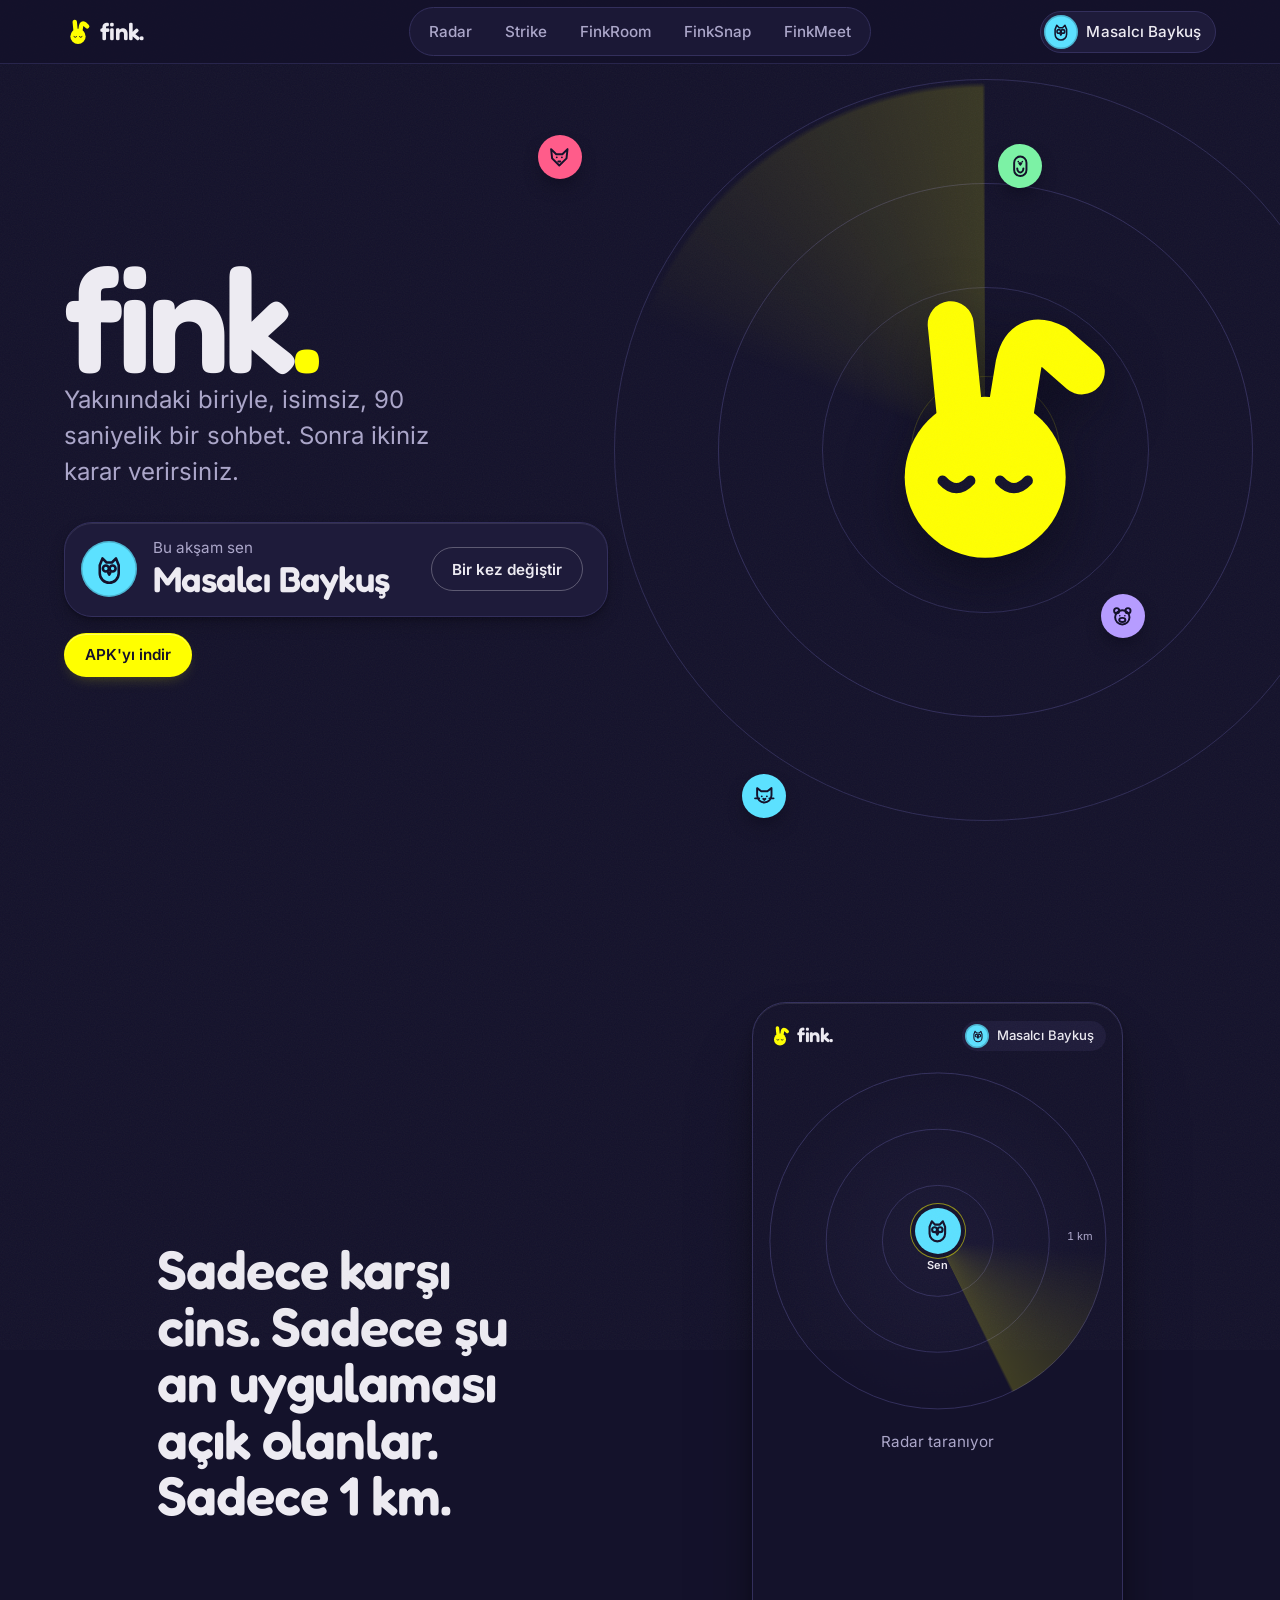
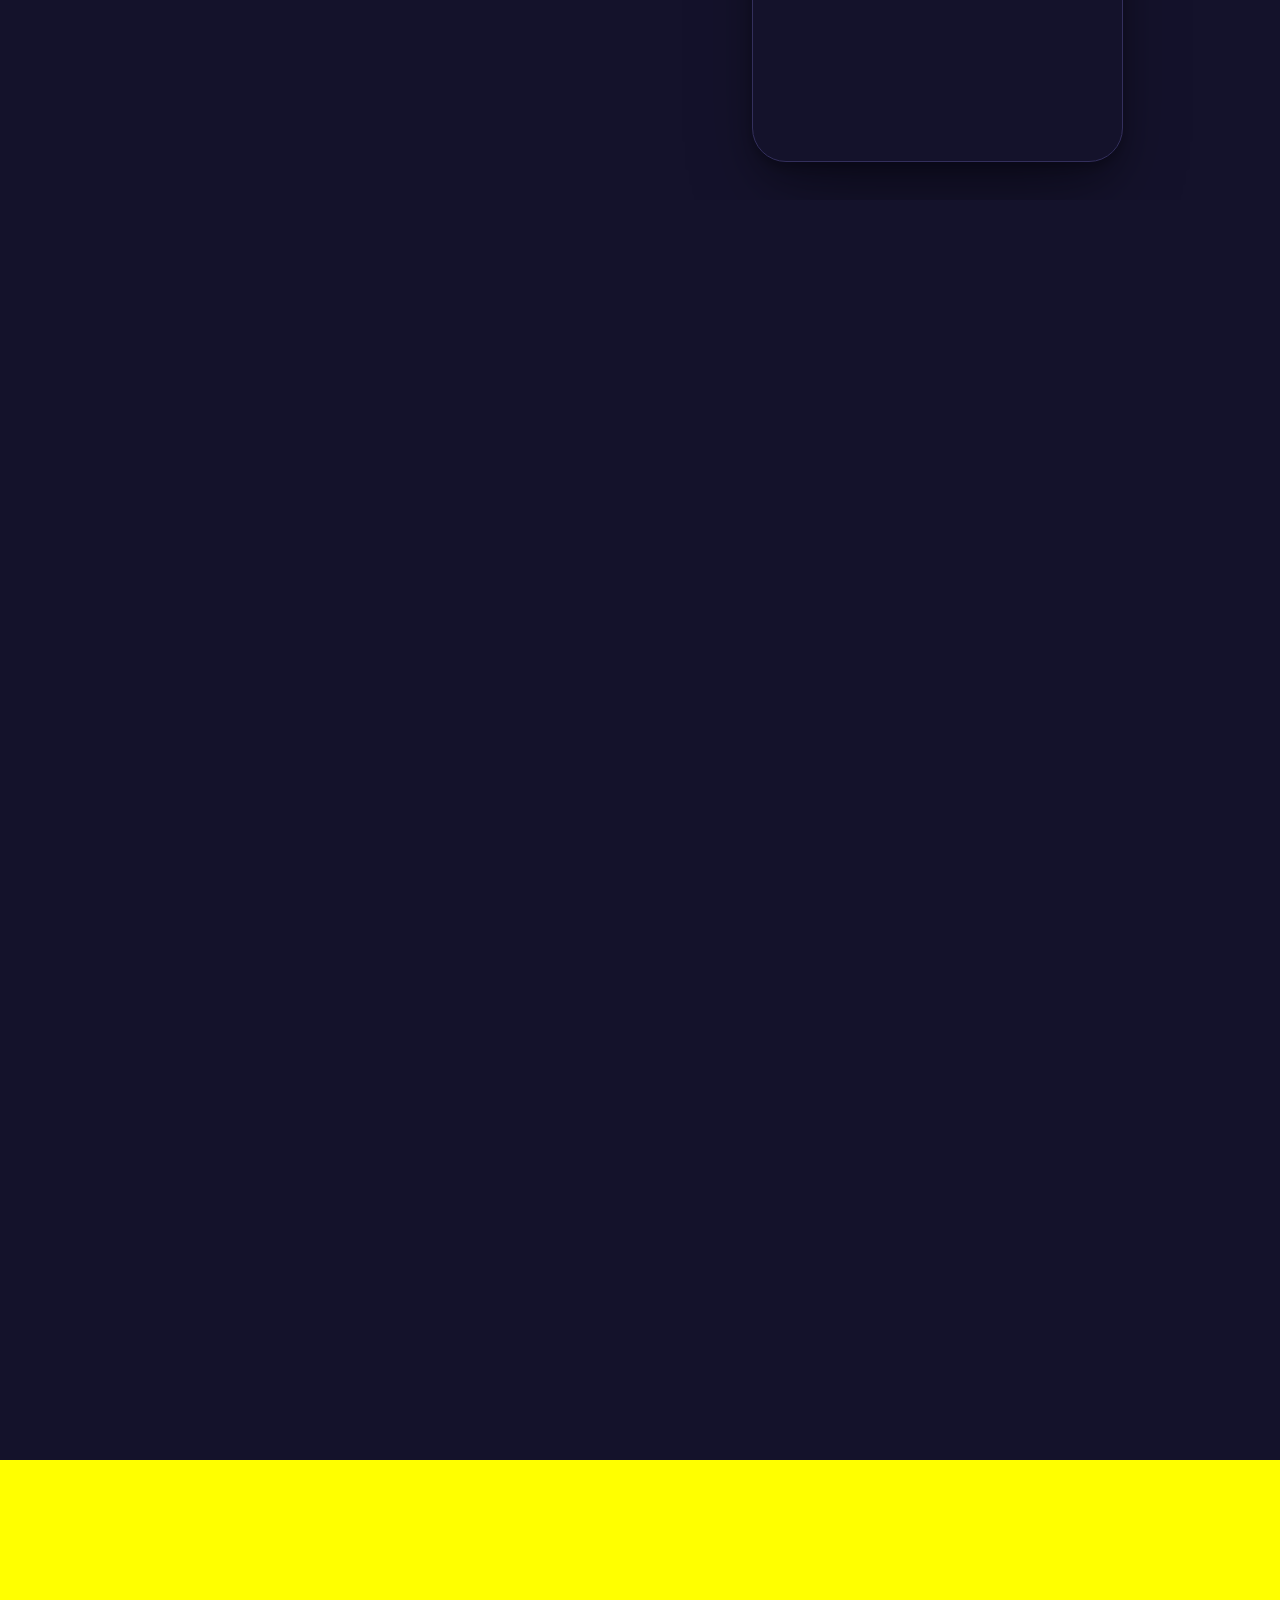
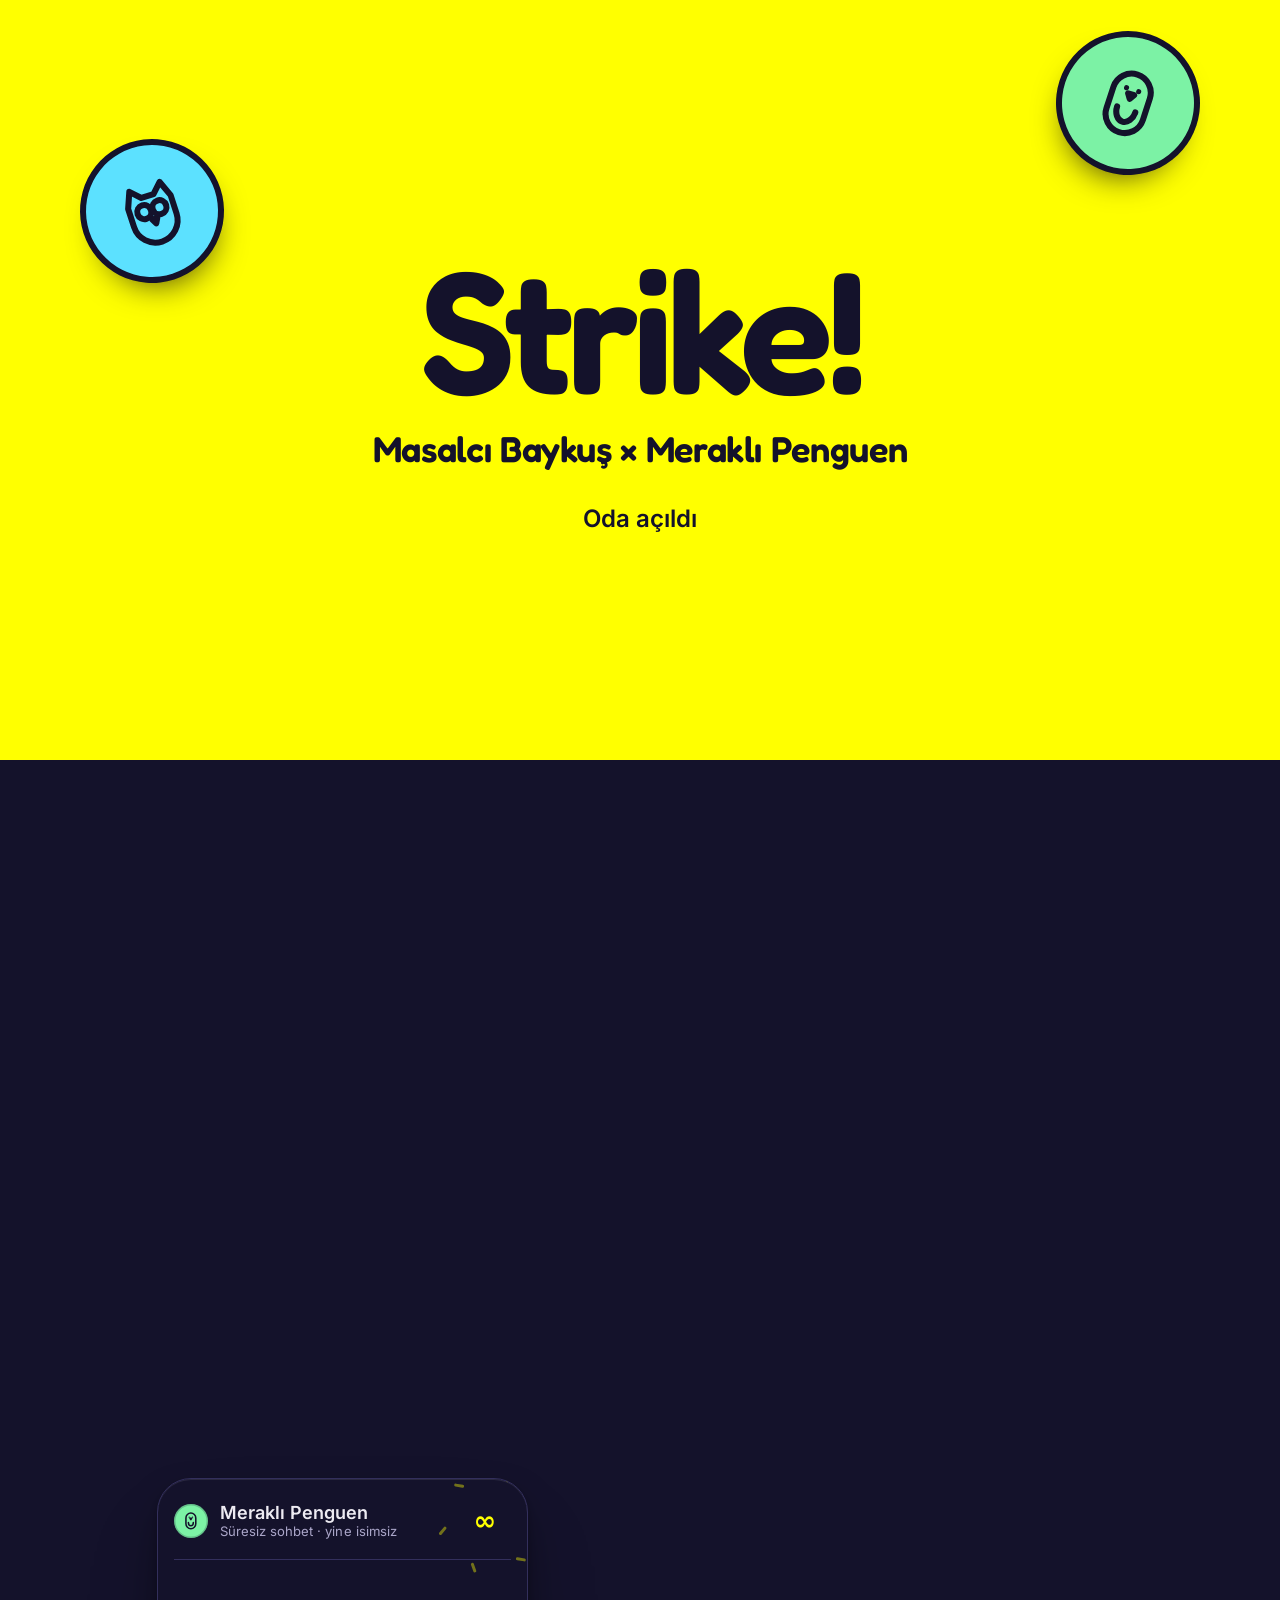
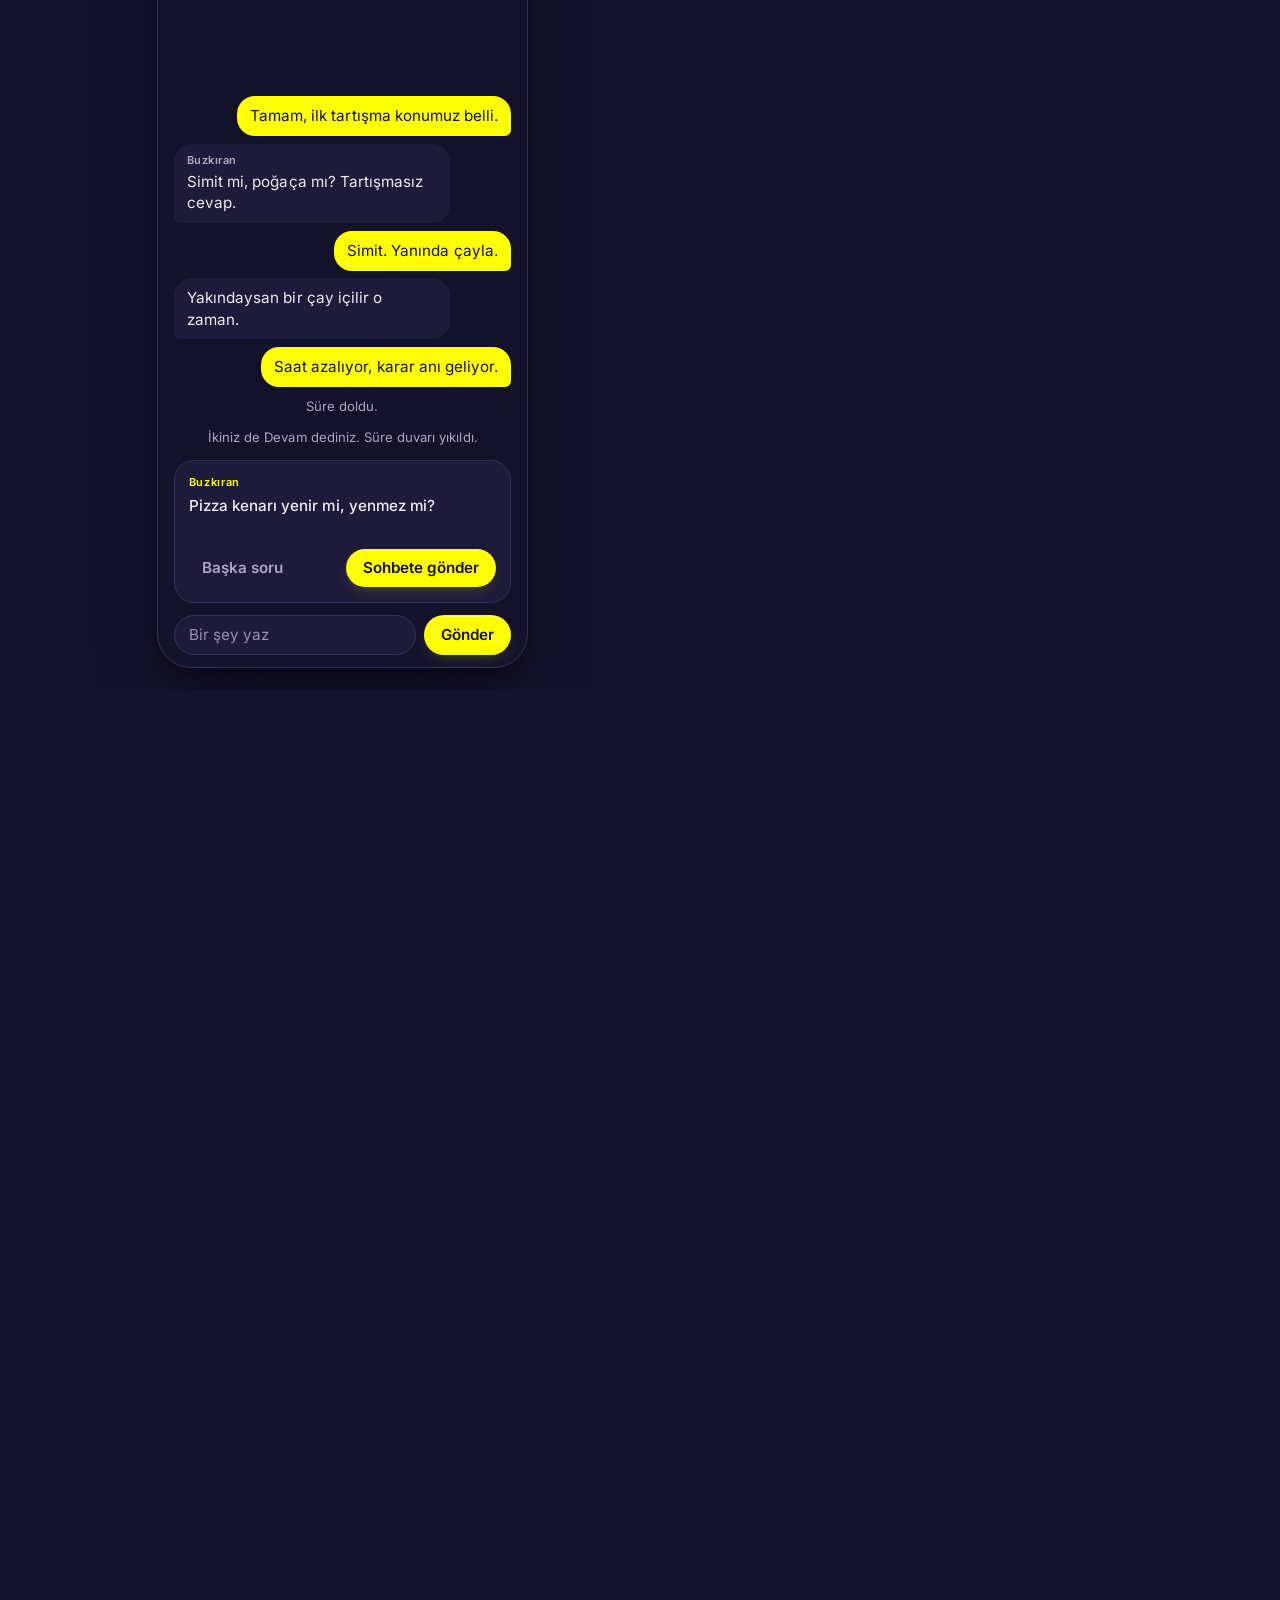
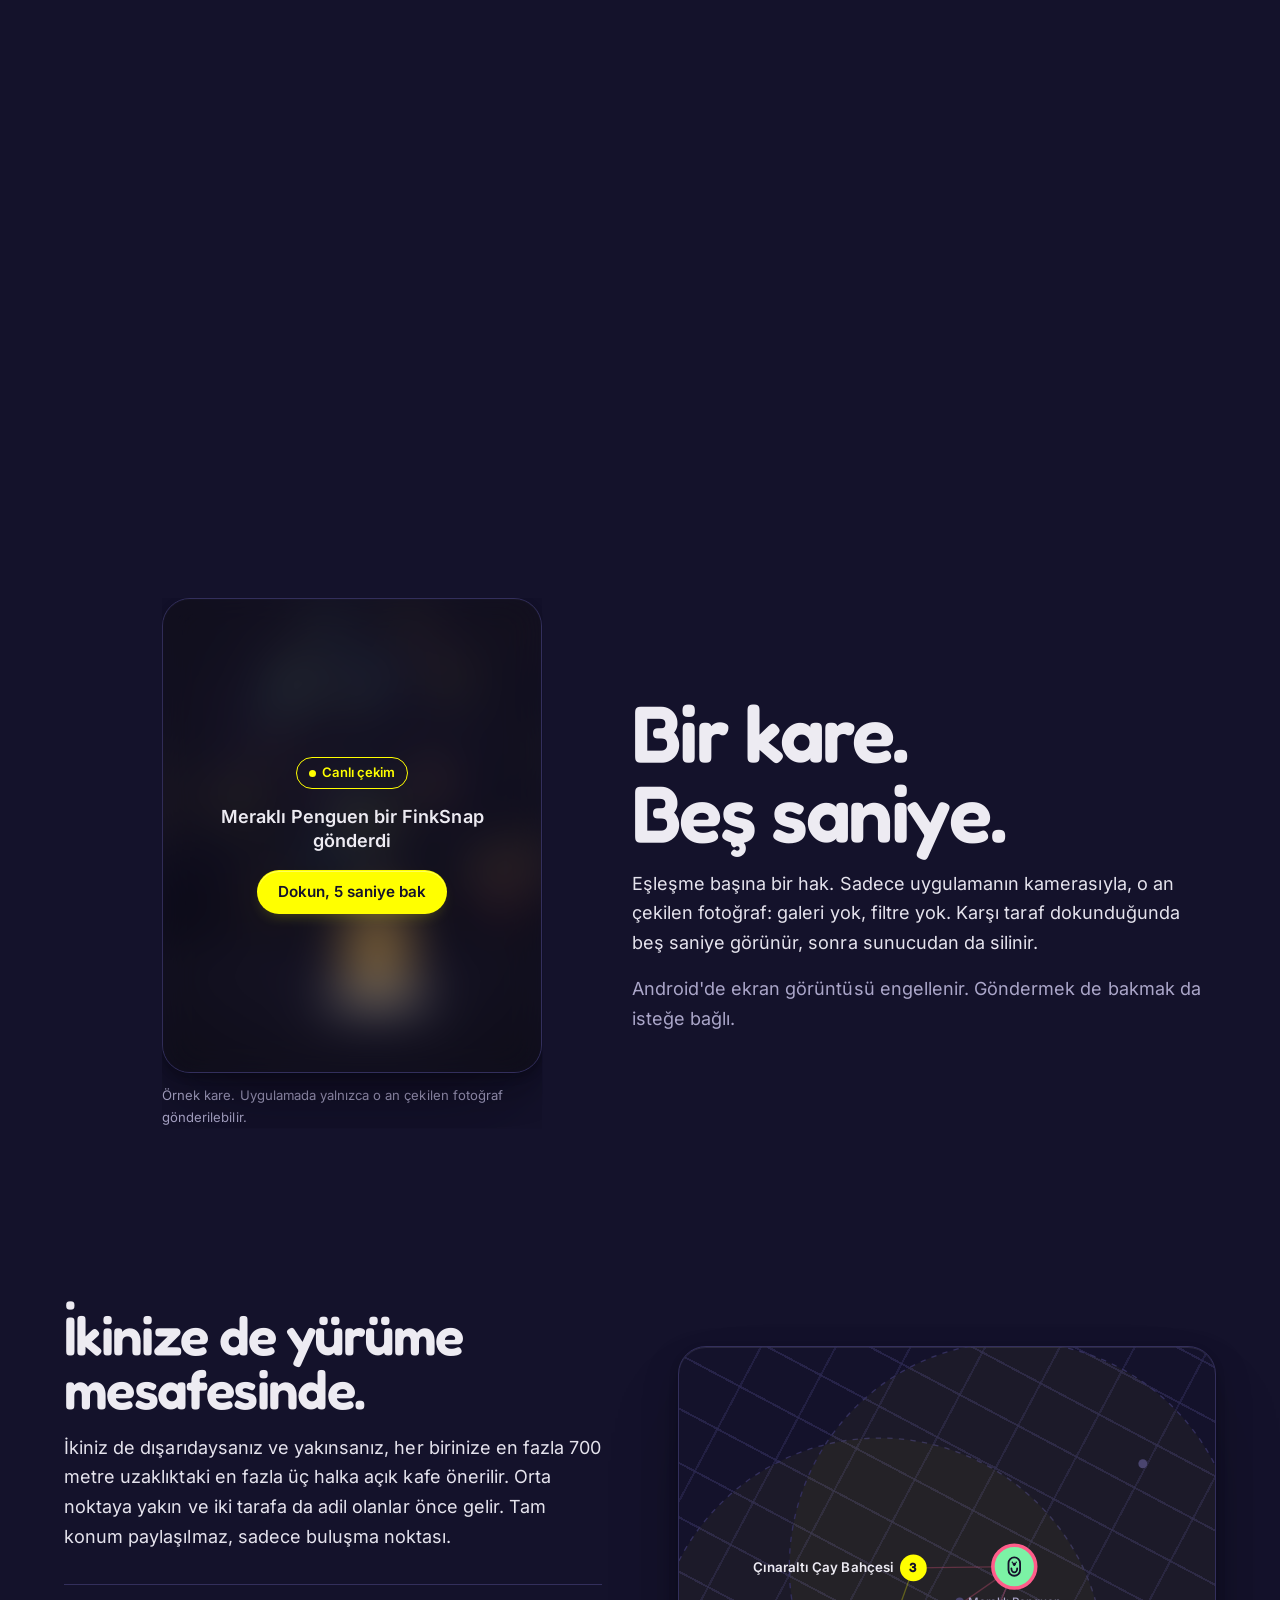
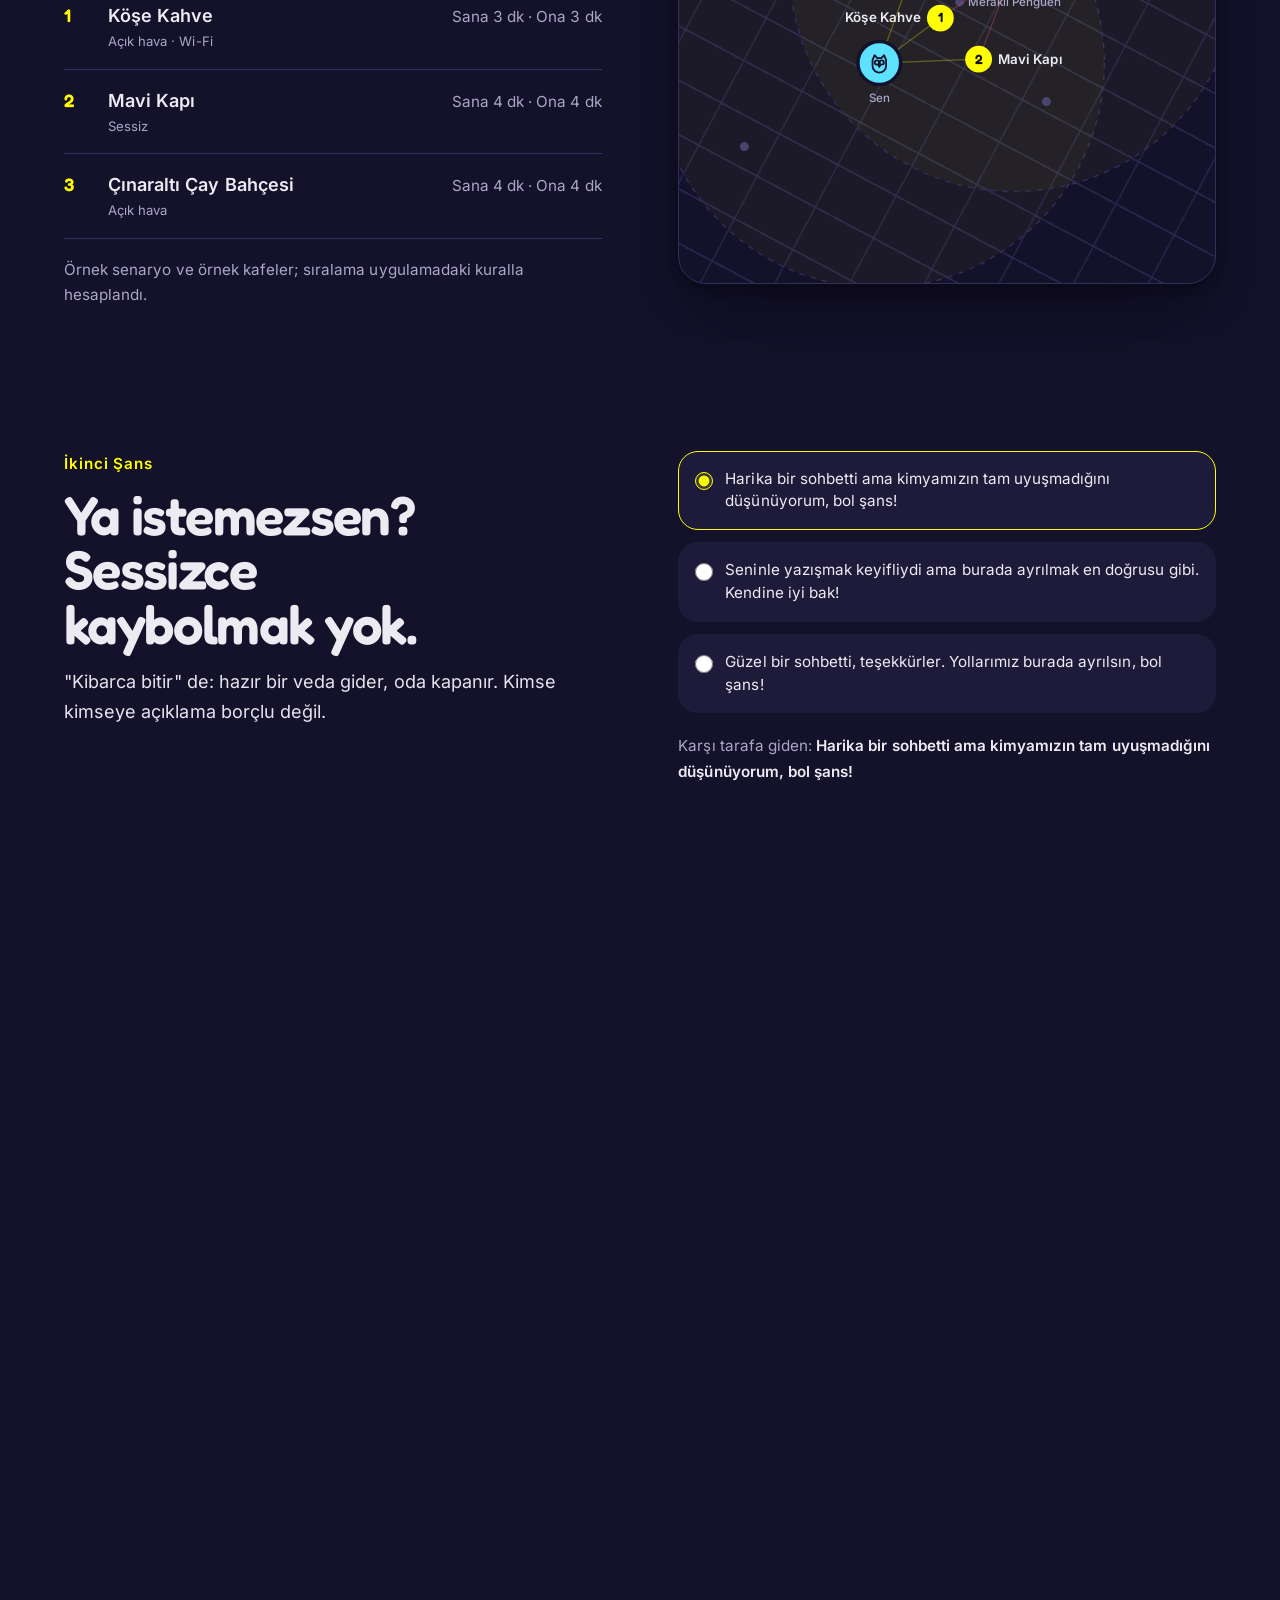
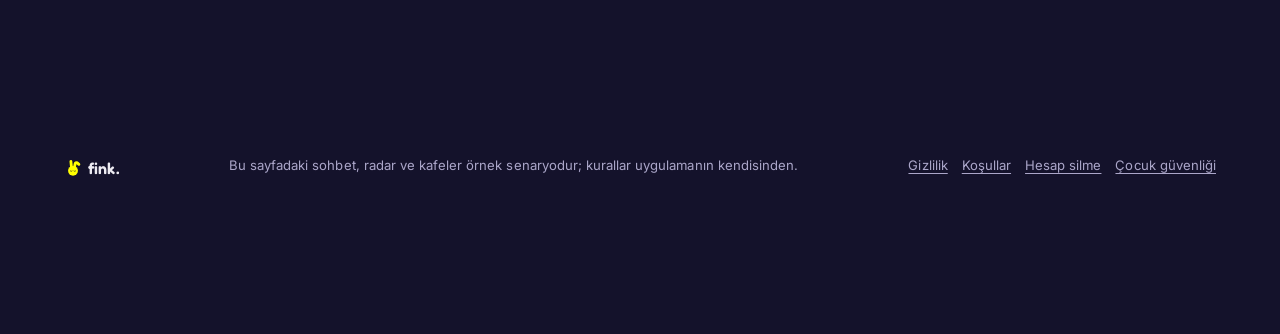
<file: index.html>
<!doctype html>
<html lang="tr">
<head>
<meta charset="utf-8">
<meta name="viewport" content="width=device-width, initial-scale=1">
<title>fink. · Yakınındaki biriyle, isimsiz, 90 saniye</title>
<meta name="description" content="fink. bir çöpçatan uygulaması: radarında 1 km içindeki biriyle eşleş, isimsiz yaz, 90 saniye sonra devam edip etmeyeceğinize birlikte karar verin.">
<meta name="theme-color" content="#0F0D22">
<link rel="icon" href="data:image/svg+xml,%3Csvg xmlns='http://www.w3.org/2000/svg' viewBox='0 0 512 512'%3E%3Crect width='512' height='512' rx='112' fill='%2314122B'/%3E%3Cg fill='%23FFFF00' stroke='%23FFFF00' stroke-linecap='round' stroke-linejoin='round'%3E%3Cpath d='M214 250 L196 70' stroke-width='80' fill='none'/%3E%3Cpath d='M296 250 L314 140 Q326 84 376 110 L424 152' stroke-width='80' fill='none'/%3E%3Ccircle cx='256' cy='336' r='140' stroke='none'/%3E%3C/g%3E%3Cg stroke='%2314122B' stroke-width='18' fill='none' stroke-linecap='round'%3E%3Cpath d='M182 342 Q206 368 230 342'/%3E%3Cpath d='M282 342 Q306 368 330 342'/%3E%3C/g%3E%3C/svg%3E">
<link rel="stylesheet" href="assets/fonts.css">
<link rel="stylesheet" href="scrollcraft.css">
<link rel="stylesheet" href="site.css">
</head>
<body>

<span data-sc-progress></span>
<div class="sc-grain" aria-hidden="true"></div>

<!-- Ürünün tanımlarını tek yerde tutan semboller: logo ve 8 hayvan (uygulamadaki SVG'ler) -->
<svg width="0" height="0" style="position:absolute" aria-hidden="true">
  <defs>
    <symbol id="logo" viewBox="0 0 512 512">
      <g fill="currentColor" stroke="currentColor" stroke-linecap="round" stroke-linejoin="round">
        <path d="M214 250 L196 70" stroke-width="80" fill="none"/>
        <path d="M296 250 L314 140 Q326 84 376 110 L424 152" stroke-width="80" fill="none"/>
        <circle cx="256" cy="336" r="140" stroke="none"/>
      </g>
      <g stroke="var(--logo-face, #14122B)" stroke-width="18" fill="none" stroke-linecap="round">
        <path d="M182 342 Q206 368 230 342"/><path d="M282 342 Q306 368 330 342"/>
      </g>
    </symbol>
    <symbol id="a-lynx" viewBox="0 0 24 24"><g class="ai"><path d="M5 10L6 3l4 4h4l4-4 1 7a7 7 0 0 1-14 0z"/><path d="M6 3V1M18 3V1"/><path d="M11 14.5l1 1 1-1"/></g><circle cx="9.5" cy="11.5" r=".9" fill="currentColor"/><circle cx="14.5" cy="11.5" r=".9" fill="currentColor"/></symbol>
    <symbol id="a-fox" viewBox="0 0 24 24"><g class="ai"><path d="M4 4l5 5h6l5-5-1 9-7 7-7-7z"/><path d="M11 16h2"/></g><circle cx="9.5" cy="12" r=".9" fill="currentColor"/><circle cx="14.5" cy="12" r=".9" fill="currentColor"/></symbol>
    <symbol id="a-owl" viewBox="0 0 24 24"><g class="ai"><path d="M5 9l2-5 3 3h4l3-3 2 5v6a7 7 0 0 1-14 0z"/><circle cx="9.5" cy="11.5" r="2.2"/><circle cx="14.5" cy="11.5" r="2.2"/><path d="M11.2 14.5l.8 1.5.8-1.5z"/></g></symbol>
    <symbol id="a-rabbit" viewBox="0 0 24 24"><g class="ai"><rect x="8" y="1.5" width="3" height="9" rx="1.5"/><rect x="13" y="1.5" width="3" height="9" rx="1.5"/><circle cx="12" cy="15.5" r="6"/></g><circle cx="10" cy="14.5" r=".8" fill="currentColor"/><circle cx="14" cy="14.5" r=".8" fill="currentColor"/></symbol>
    <symbol id="a-bear" viewBox="0 0 24 24"><g class="ai"><circle cx="6.5" cy="6.5" r="2.5"/><circle cx="17.5" cy="6.5" r="2.5"/><circle cx="12" cy="13" r="7"/><ellipse cx="12" cy="15.5" rx="3" ry="2"/></g><circle cx="9.5" cy="11.5" r=".8" fill="currentColor"/><circle cx="14.5" cy="11.5" r=".8" fill="currentColor"/></symbol>
    <symbol id="a-penguin" viewBox="0 0 24 24"><g class="ai"><path d="M12 2.5a6 6 0 0 0-6 6v7a6 6 0 0 0 12 0v-7a6 6 0 0 0-6-6z"/><path d="M9 14a3 4 0 0 0 6 0"/><path d="M11 9l1 1.5 1-1.5z"/></g><circle cx="10" cy="7.5" r=".8" fill="currentColor"/><circle cx="14" cy="7.5" r=".8" fill="currentColor"/></symbol>
    <symbol id="a-cat" viewBox="0 0 24 24"><g class="ai"><path d="M5 11V4l4 3h6l4-3v7a7 7 0 0 1-14 0z"/><path d="M11 14.5l1 1 1-1M3 14h4M17 14h4"/></g><circle cx="9.5" cy="12" r=".9" fill="currentColor"/><circle cx="14.5" cy="12" r=".9" fill="currentColor"/></symbol>
    <symbol id="a-frog" viewBox="0 0 24 24"><g class="ai"><circle cx="8" cy="7" r="2.8"/><circle cx="16" cy="7" r="2.8"/><path d="M5.5 8.5C3.5 10 3 12 3 14c0 3.5 4 6 9 6s9-2.5 9-6c0-2-.5-4-2.5-5.5"/><path d="M8.5 15c2 1.5 5 1.5 7 0"/></g><circle cx="8" cy="7" r=".9" fill="currentColor"/><circle cx="16" cy="7" r=".9" fill="currentColor"/></symbol>
  </defs>
</svg>

<!-- Uygulamanın kendi üst çubuğu: logo, akıştaki yerin, senin kimliğin -->
<header class="bar">
  <a class="bar__brand" href="#top" aria-label="fink. başa dön">
    <svg class="bar__mark" aria-hidden="true"><use href="#logo"/></svg>
    <span class="bar__word">fink.</span>
  </a>
  <nav class="bar__tabs" aria-label="Akış">
    <a href="#radar" data-tab="radar">Radar</a>
    <a href="#strike" data-tab="strike">Strike</a>
    <a href="#oda" data-tab="oda">FinkRoom</a>
    <a href="#snap" data-tab="snap">FinkSnap</a>
    <a href="#meet" data-tab="meet">FinkMeet</a>
  </nav>
  <a class="me-chip" href="#top" aria-label="Senin isimsiz kimliğin">
    <span class="ava ava--s" data-me-ava><svg><use href="#a-owl"/></svg></span>
    <span data-me-name>Gizemli Baykuş</span>
  </a>
</header>

<main id="top">

  <!-- 1 · MERAK: açılış ekranı. Kimlik kapıda verilir. -->
  <section class="hero" data-sc-act="flow" aria-labelledby="hero-title">
    <div class="hero__far" aria-hidden="true">
      <div class="hero__rings"><i></i><i></i><i></i><i></i></div>
      <div class="hero__sweep"></div>
    </div>
    <div class="hero__near" aria-hidden="true">
      <span class="blip-f" style="--x:42%;--y:15%;--d:.9;--c:#FF5C8A"><svg><use href="#a-fox"/></svg></span>
      <span class="blip-f" style="--x:78%;--y:16%;--d:.5;--c:#7CF2A5"><svg><use href="#a-penguin"/></svg></span>
      <span class="blip-f" style="--x:86%;--y:66%;--d:1.2;--c:#B69CFF"><svg><use href="#a-bear"/></svg></span>
      <span class="blip-f" style="--x:58%;--y:86%;--d:.7;--c:#5CE1FF"><svg><use href="#a-cat"/></svg></span>
    </div>
    <div class="hero__mark" aria-hidden="true"><svg><use href="#logo"/></svg></div>

    <div class="hero__copy sc-stack" data-sc-in data-sc-stagger="70">
      <h1 id="hero-title" class="hero__word">fink<span class="dot">.</span></h1>
      <p class="hero__lede">Yakınındaki biriyle, isimsiz, 90 saniyelik bir sohbet. Sonra ikiniz karar verirsiniz.</p>
      <div class="idcard" role="group" aria-labelledby="idcard-label">
        <span class="ava ava--l" data-me-ava><svg><use href="#a-owl"/></svg></span>
        <div class="idcard__txt">
          <span id="idcard-label" class="idcard__k">Bu akşam sen</span>
          <strong class="idcard__name" data-me-name aria-live="polite">Gizemli Baykuş</strong>
        </div>
        <button class="btn btn--ghost idcard__reroll" type="button" data-reroll>Bir kez değiştir</button>
      </div>
      <a class="btn btn--primary hero__cta" href="#indir">APK'yı indir</a>
    </div>
  </section>

  <!-- 2 · BEKLENTİ: radar tutulur, durum ilerler -->
  <section id="radar" data-sc-act="pin" data-sc-span="2.4" data-sc-drift="#0F0D22" data-scene="radar">
    <div data-sc-stage class="scene scene--radar">
      <div class="help">
        <div class="help__step" data-sc-cue="0 0.30 0">
          <h2 class="help__h">Sadece karşı cins. Sadece şu an uygulaması açık olanlar. Sadece 1 km.</h2>
        </div>
        <div class="help__step" data-sc-cue="0.26 0.58">
          <h2 class="help__h">Yön gizli, mesafe yuvarlanır.</h2>
          <p class="help__p">Kimse nerede olduğunu bilmez. Yalnızca ne kadar yakın olduğunu görür.</p>
        </div>
        <div class="help__step" data-sc-cue="0.54 1 0.12 0.03">
          <h2 class="help__h"><span data-them-name>Utangaç Tilki</span> sana çarptı.</h2>
          <p class="help__p">Sen de çarparsan Strike. İkiniz de istemedikçe hiçbir şey olmaz.</p>
        </div>
      </div>

      <div class="app app--radar" aria-label="Uygulamanın radar ekranı (örnek senaryo)" role="region">
        <div class="app__top">
          <span class="app__word"><svg aria-hidden="true"><use href="#logo"/></svg>fink.</span>
          <span class="me-mini"><span class="ava ava--xs" data-me-ava><svg><use href="#a-owl"/></svg></span><span data-me-name>Gizemli Baykuş</span></span>
        </div>
        <div class="radar" data-radar>
          <div class="radar__ring" style="--r:1"></div>
          <div class="radar__ring" style="--r:.666"></div>
          <div class="radar__ring" style="--r:.333"></div>
          <span class="radar__km">1 km</span>
          <div class="radar__sweep"></div>
          <div class="radar__me"><span class="ava ava--m" data-me-ava><svg><use href="#a-owl"/></svg></span><span class="radar__me-l">Sen</span></div>
          <!-- noktalar sayfa betiğiyle örnek senaryodan hesaplanır -->
        </div>
        <p class="app__status" data-radar-status>Radar taranıyor</p>
        <ul class="near" data-near></ul>
      </div>
    </div>
  </section>

  <!-- 3 · SARSINTI: Strike. İris sayfada bir kez. -->
  <section id="strike" data-sc-act="pin" data-sc-span="1.7" data-sc-drift="#0F0D22" data-scene="strike">
    <div data-sc-stage class="scene scene--strike">
      <div class="strike__pair" aria-hidden="true">
        <span class="ava ava--xl strike__a" data-me-ava><svg><use href="#a-owl"/></svg></span>
        <span class="ava ava--xl strike__b" data-them-ava><svg><use href="#a-fox"/></svg></span>
      </div>
      <div class="strike__field" data-sc-reveal="iris" data-sc-reveal-at="0.16 0.46">
        <div class="strike__inner">
          <p class="strike__word">Strike!</p>
          <p class="strike__names"><span data-me-name>Gizemli Baykuş</span> <span aria-hidden="true">×</span> <span data-them-name>Utangaç Tilki</span></p>
          <p class="strike__count" data-strike-count aria-live="off">Oda açılıyor</p>
        </div>
      </div>
      <h2 class="sr-only">İkiniz de çarptınız: Strike. Oda birkaç saniye sonra açılır.</h2>
    </div>
  </section>

  <!-- 4 · GERİLİM (DORUK): 90 saniye kaydırmanın altında akar -->
  <section id="oda" data-sc-act="pin" data-sc-span="4.4" data-sc-drift="#14122B" data-scene="room">
    <div data-sc-stage class="scene scene--room">
      <div class="app app--room" data-room>
        <div class="room__top">
          <span class="ava ava--s" data-them-ava><svg><use href="#a-fox"/></svg></span>
          <div class="room__who"><strong data-them-name>Utangaç Tilki</strong><span data-room-sub>FinkRoom</span></div>
          <div class="clock" data-clock role="timer" aria-label="Kalan süre">
            <svg viewBox="0 0 44 44" aria-hidden="true"><circle class="clock__bg" cx="22" cy="22" r="19"/><circle class="clock__fg" cx="22" cy="22" r="19" pathLength="100"/></svg>
            <span class="clock__n" data-clock-n>90</span>
            <span class="clock__shards" aria-hidden="true"><i></i><i></i><i></i><i></i><i></i><i></i></span>
          </div>
        </div>
        <ol class="chat" data-chat aria-live="polite" aria-label="Sohbet"></ol>
        <div class="ice" data-ice>
          <p class="ice__k">Buzkıran</p>
          <p class="ice__q" data-ice-q>Pizza kenarı yenir mi, yenmez mi?</p>
          <div class="ice__row">
            <button class="btn btn--quiet" type="button" data-ice-next>Başka soru</button>
            <button class="btn btn--primary btn--s" type="button" data-ice-send>Sohbete gönder</button>
          </div>
        </div>
        <form class="compose" data-compose>
          <label class="sr-only" for="msg">Mesaj</label>
          <input id="msg" name="msg" type="text" maxlength="280" autocomplete="off" placeholder="Bir şey yaz">
          <button class="btn btn--primary btn--s" type="submit">Gönder</button>
        </form>
        <div class="verdict" data-verdict hidden>
          <p class="verdict__h" data-verdict-h>Süre doldu. Devam mı?</p>
          <p class="verdict__them" data-verdict-them><span data-them-name>Utangaç Tilki</span> karar veriyor</p>
          <div class="verdict__row">
            <button class="btn btn--ghost" type="button" data-vote="leave">Bitir</button>
            <button class="btn btn--primary" type="button" data-vote="continue">Devam</button>
          </div>
        </div>
      </div>

      <div class="help help--trail">
        <div class="help__step" data-sc-cue="0 0.28 0">
          <p class="help__k">FinkRoom</p>
          <h2 class="help__h">90 saniye. Sadece yazı.</h2>
          <p class="help__p">Ses yok, fotoğraf yok, profil yok. İki isimsiz hayvan ve bir sayaç.</p>
        </div>
        <div class="help__step" data-sc-cue="0.24 0.52">
          <h2 class="help__h">Ne yazacağını bilemezsen buzkıran hazır.</h2>
          <p class="help__p">Sohbete gönder: soru doğrudan mesajın olur. Dene, bu oda gerçekten çalışıyor.</p>
        </div>
        <div class="help__step" data-sc-cue="0.48 0.76">
          <h2 class="help__h">Son 15 saniyede saat sararır.</h2>
        </div>
        <div class="help__step" data-sc-cue="0.74 1 0.1 0.03">
          <h2 class="help__h">İkiniz de Devam derseniz süre duvarı yıkılır.</h2>
          <p class="help__p">Sohbet süresiz olur ve yine isimsiz kalır. Biri Bitir derse oda kalıcı olarak kapanır.</p>
        </div>
      </div>
    </div>
  </section>

  <!-- 5 · YAKINLIK: tek kare, beş saniye -->
  <section id="snap" class="snap sc-section" data-sc-act="flow" data-scene="snap">
    <div class="sc-wrap snap__grid">
      <figure class="snapcard" data-sc-reveal="up" data-sc-reveal-at="0.05 0.32">
        <div class="snapcard__frame" data-snap>
          <canvas class="snapcard__img" width="480" height="600" data-snap-canvas aria-hidden="true"></canvas>
          <div class="snapcard__seal" data-snap-seal>
            <span class="tag">Canlı çekim</span>
            <p class="snapcard__from"><span data-them-name>Utangaç Tilki</span> bir FinkSnap gönderdi</p>
            <button class="btn btn--primary" type="button" data-snap-open>Dokun, 5 saniye bak</button>
          </div>
          <div class="snapcard__ring" data-snap-ring hidden aria-hidden="true"><svg viewBox="0 0 44 44"><circle cx="22" cy="22" r="19" pathLength="100"/></svg><span data-snap-n>5</span></div>
          <div class="snapcard__gone" data-snap-gone hidden>
            <p class="snapcard__gone-h">Silindi.</p>
            <p>Gerisini yüz yüze gör.</p>
            <a class="snapcard__link" href="#meet">Ortada buluşun</a>
          </div>
        </div>
        <figcaption class="snapcard__cap">Örnek kare. Uygulamada yalnızca o an çekilen fotoğraf gönderilebilir.</figcaption>
      </figure>
      <div class="snap__copy sc-stack" data-sc-in data-sc-stagger="60">
        <h2 class="sec-h">Bir kare. Beş saniye.</h2>
        <p class="sc-body">Eşleşme başına bir hak. Sadece uygulamanın kamerasıyla, o an çekilen fotoğraf: galeri yok, filtre yok. Karşı taraf dokunduğunda beş saniye görünür, sonra sunucudan da silinir.</p>
        <p class="sc-body soft">Android'de ekran görüntüsü engellenir. Göndermek de bakmak da isteğe bağlı.</p>
      </div>
    </div>
  </section>

  <!-- 6 · SICAKLIK: ortada buluşun, ya da kibarca bitirin -->
  <section id="meet" class="meet sc-section" data-sc-act="flow" data-scene="meet">
    <div class="sc-wrap meet__grid">
      <div class="meet__copy sc-stack" data-sc-in data-sc-stagger="60">
        <h2 class="sec-h sec-h--s">İkinize de yürüme mesafesinde.</h2>
        <p class="sc-body">İkiniz de dışarıdaysanız ve yakınsanız, her birinize en fazla 700 metre uzaklıktaki en fazla üç halka açık kafe önerilir. Orta noktaya yakın ve iki tarafa da adil olanlar önce gelir. Tam konum paylaşılmaz, sadece buluşma noktası.</p>
        <ol class="cafes" data-cafes></ol>
        <p class="soft small">Örnek senaryo ve örnek kafeler; sıralama uygulamadaki kuralla hesaplandı.</p>
      </div>
      <figure class="map" aria-label="Örnek harita: sen, karşı taraf ve ikinize de yakın kafeler">
        <div class="map__grid" data-sc-parallax="-0.6" aria-hidden="true"></div>
        <svg class="map__svg" data-map viewBox="0 0 600 600" role="img" aria-hidden="true"></svg>
      </figure>
    </div>

    <div class="sc-wrap second" data-sc-in data-sc-stagger="60">
      <div class="second__head sc-stack">
        <p class="help__k">İkinci Şans</p>
        <h2 class="sec-h sec-h--s">Ya istemezsen? Sessizce kaybolmak yok.</h2>
        <p class="sc-body">"Kibarca bitir" de: hazır bir veda gider, oda kapanır. Kimse kimseye açıklama borçlu değil.</p>
      </div>
      <fieldset class="farewell" data-farewell>
        <legend class="sr-only">Veda mesajı seç</legend>
      </fieldset>
    </div>
  </section>

  <!-- 7 · HAZIRLIK: uygulamanın ilk adımı. Son öğe; ipuçları tutar. -->
  <section id="indir" data-sc-act="pin" data-sc-span="1.15" data-sc-drift="#14122B" data-scene="close">
    <div data-sc-stage class="scene scene--close">
      <form class="onb" data-onb data-sc-cue="0 1 0 0" novalidate>
        <svg class="onb__mark" aria-hidden="true"><use href="#logo"/></svg>
        <h2 class="onb__h">Hazırsın, <span data-me-name>Gizemli Baykuş</span>.</h2>
        <p class="onb__p">Android için test sürümü. Uygulamada ismini sunucu verir: belki yine bu, belki bambaşka.</p>
        <label class="check">
          <input type="checkbox" data-adult>
          <span class="check__box" aria-hidden="true"></span>
          <span>18 yaşından büyüğüm.</span>
        </label>
        <a class="btn btn--primary btn--l onb__cta" data-download aria-disabled="true"
           href="https://github.com/dkarakurt/blitzdate/releases/latest/download/fink.apk">APK'yı indir</a>
        <p class="onb__fine" data-onb-hint>İndirmek için 18 yaş onayı gerekli.</p>
        <ul class="onb__facts">
          <li>Yaklaşık 45 MB. iPhone sürümü henüz yok.</li>
          <li>Kurulumda telefon "bilinmeyen kaynak" izni isteyebilir.</li>
          <li>Konumun yalnızca uygulama açıkken kullanılır.</li>
        </ul>
      </form>
      <footer class="foot">
        <span class="foot__brand"><svg aria-hidden="true"><use href="#logo"/></svg>fink.</span>
        <span>Bu sayfadaki sohbet, radar ve kafeler örnek senaryodur; kurallar uygulamanın kendisinden.</span>
        <nav class="foot__links" aria-label="Yasal sayfalar"><a href="gizlilik/">Gizlilik</a><a href="kosullar/">Koşullar</a><a href="hesap-silme/">Hesap silme</a><a href="cocuk-guvenligi/">Çocuk güvenliği</a></nav>
      </footer>
    </div>
  </section>

</main>

<script src="assets/fink-logic.js"></script>
<script src="scrollcraft.js"></script>
<script src="site.js"></script>
</body>
</html>
</file>
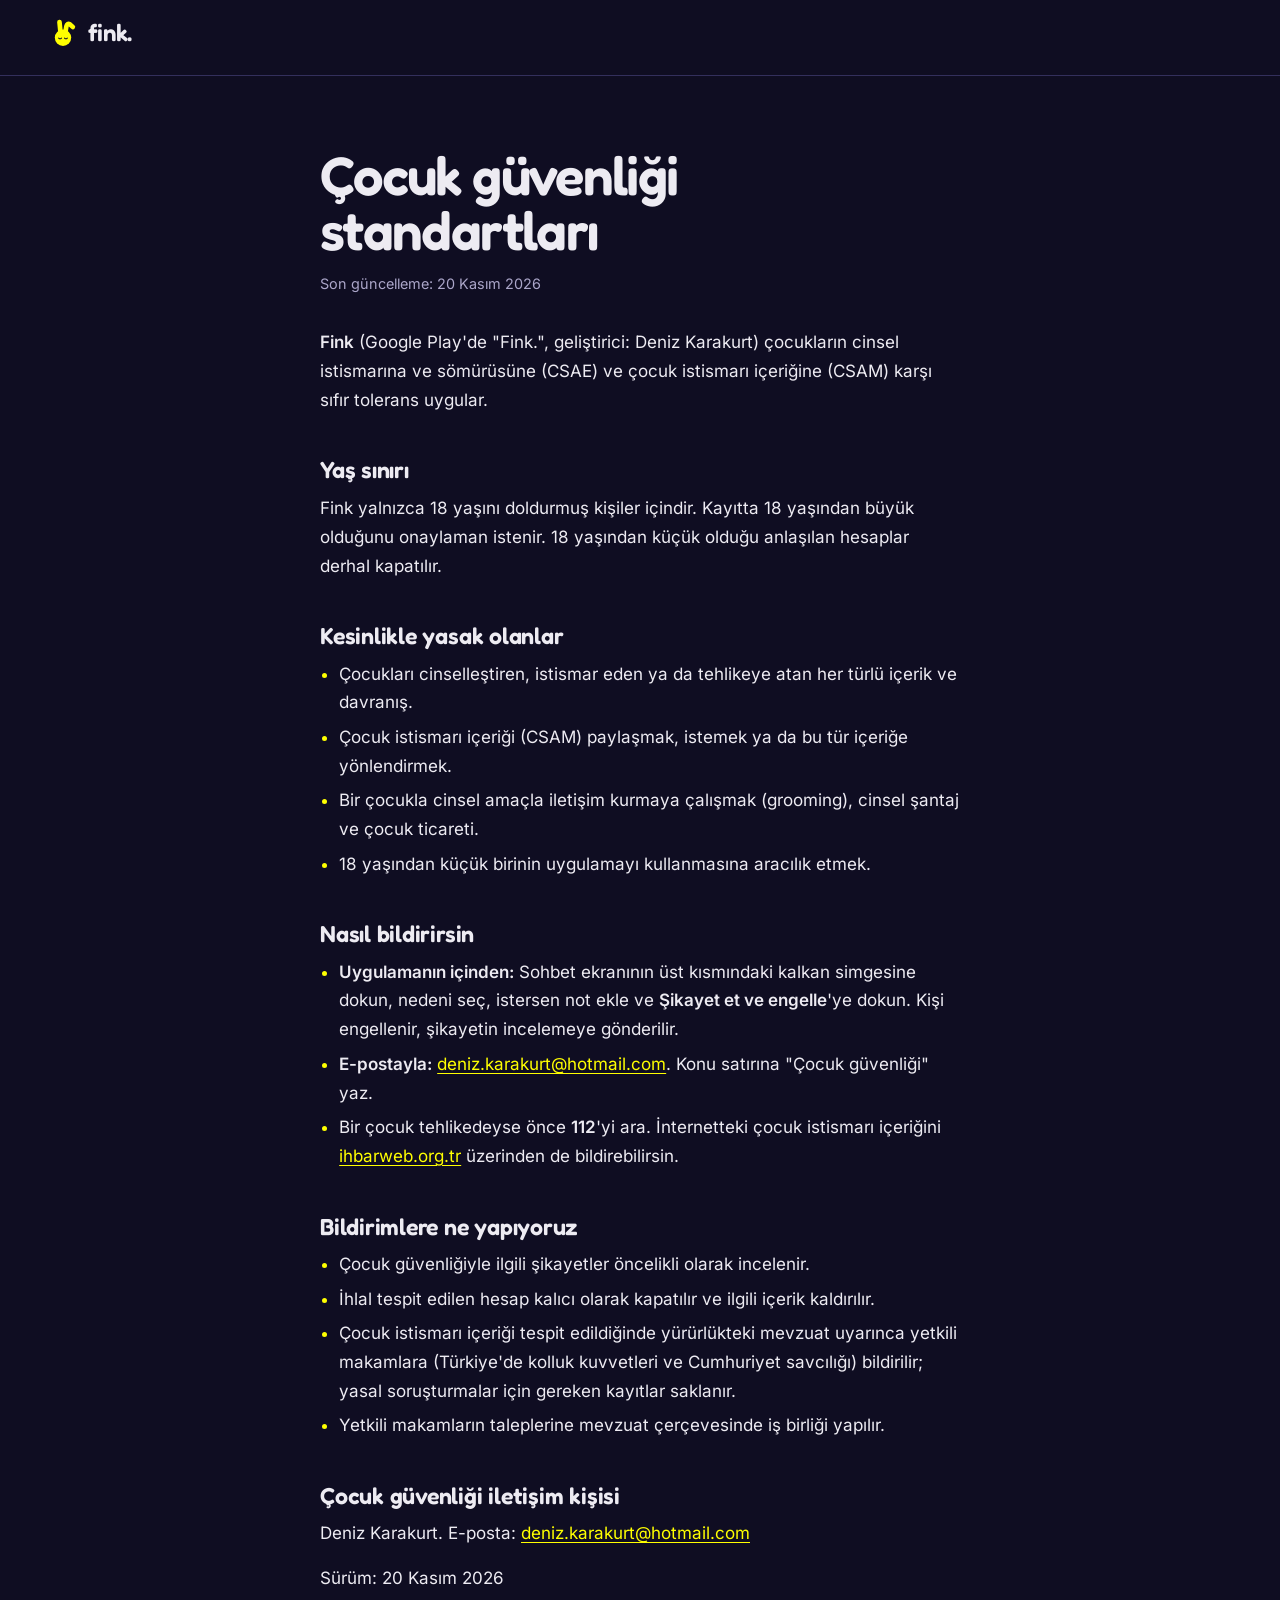
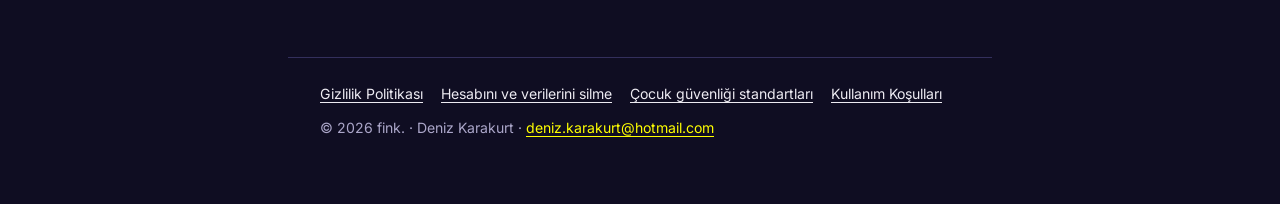
<file: cocuk-guvenligi/index.html>
<!doctype html>
<html lang="tr">
<head>
<meta charset="utf-8">
<meta name="viewport" content="width=device-width, initial-scale=1">
<title>Çocuk güvenliği standartları · fink.</title>
<meta name="description" content="Fink&#x27;in çocukların cinsel istismarına ve sömürüsüne karşı standartları.">
<link rel="canonical" href="https://fink.denizkarakurt.com/cocuk-guvenligi/">
<meta name="theme-color" content="#0F0D22">
<link rel="stylesheet" href="../assets/fonts.css">
<link rel="stylesheet" href="../assets/legal.css">
</head>
<body>
<header class="lg-bar">
  <a class="lg-brand" href="../"><svg viewBox="0 0 512 512" aria-hidden="true"><g fill="currentColor" stroke="currentColor" stroke-linecap="round" stroke-linejoin="round"><path d="M214 250 L196 70" stroke-width="80" fill="none"/><path d="M296 250 L314 140 Q326 84 376 110 L424 152" stroke-width="80" fill="none"/><circle cx="256" cy="336" r="140" stroke="none"/></g><g stroke="#14122B" stroke-width="18" fill="none" stroke-linecap="round"><path d="M182 342 Q206 368 230 342"/><path d="M282 342 Q306 368 330 342"/></g></svg><span>fink.</span></a>
</header>
<main class="lg-main">
  <h1>Çocuk güvenliği standartları</h1>
  <p class="lg-meta">Son güncelleme: 20 Kasım 2026</p>
  <p><strong>Fink</strong> (Google Play'de "Fink.", geliştirici: Deniz Karakurt) çocukların cinsel istismarına ve sömürüsüne (CSAE) ve çocuk istismarı içeriğine (CSAM) karşı sıfır tolerans uygular.</p>
<h2>Yaş sınırı</h2>
<p>Fink yalnızca 18 yaşını doldurmuş kişiler içindir. Kayıtta 18 yaşından büyük olduğunu onaylaman istenir. 18 yaşından küçük olduğu anlaşılan hesaplar derhal kapatılır.</p>
<h2>Kesinlikle yasak olanlar</h2>
<ul><li>Çocukları cinselleştiren, istismar eden ya da tehlikeye atan her türlü içerik ve davranış.</li><li>Çocuk istismarı içeriği (CSAM) paylaşmak, istemek ya da bu tür içeriğe yönlendirmek.</li><li>Bir çocukla cinsel amaçla iletişim kurmaya çalışmak (grooming), cinsel şantaj ve çocuk ticareti.</li><li>18 yaşından küçük birinin uygulamayı kullanmasına aracılık etmek.</li></ul>
<h2>Nasıl bildirirsin</h2>
<ul><li><strong>Uygulamanın içinden:</strong> Sohbet ekranının üst kısmındaki kalkan simgesine dokun, nedeni seç, istersen not ekle ve <strong>Şikayet et ve engelle</strong>'ye dokun. Kişi engellenir, şikayetin incelemeye gönderilir.</li><li><strong>E-postayla:</strong> <a href="mailto:deniz.karakurt@hotmail.com">deniz.karakurt@hotmail.com</a>. Konu satırına "Çocuk güvenliği" yaz.</li><li>Bir çocuk tehlikedeyse önce <strong>112</strong>'yi ara. İnternetteki çocuk istismarı içeriğini <a href="https://www.ihbarweb.org.tr">ihbarweb.org.tr</a> üzerinden de bildirebilirsin.</li></ul>
<h2>Bildirimlere ne yapıyoruz</h2>
<ul><li>Çocuk güvenliğiyle ilgili şikayetler öncelikli olarak incelenir.</li><li>İhlal tespit edilen hesap kalıcı olarak kapatılır ve ilgili içerik kaldırılır.</li><li>Çocuk istismarı içeriği tespit edildiğinde yürürlükteki mevzuat uyarınca yetkili makamlara (Türkiye'de kolluk kuvvetleri ve Cumhuriyet savcılığı) bildirilir; yasal soruşturmalar için gereken kayıtlar saklanır.</li><li>Yetkili makamların taleplerine mevzuat çerçevesinde iş birliği yapılır.</li></ul>
<h2>Çocuk güvenliği iletişim kişisi</h2>
<p>Deniz Karakurt. E-posta: <a href="mailto:deniz.karakurt@hotmail.com">deniz.karakurt@hotmail.com</a></p>
<p>Sürüm: 20 Kasım 2026</p>
</main>
<footer class="lg-foot">
  <nav aria-label="Yasal sayfalar"><a href="../gizlilik/">Gizlilik Politikası</a><a href="../hesap-silme/">Hesabını ve verilerini silme</a><a href="../cocuk-guvenligi/">Çocuk güvenliği standartları</a><a href="../kosullar/">Kullanım Koşulları</a></nav>
  <p>© 2026 fink. · Deniz Karakurt · <a href="mailto:deniz.karakurt@hotmail.com">deniz.karakurt@hotmail.com</a></p>
</footer>
</body>
</html>
</file>
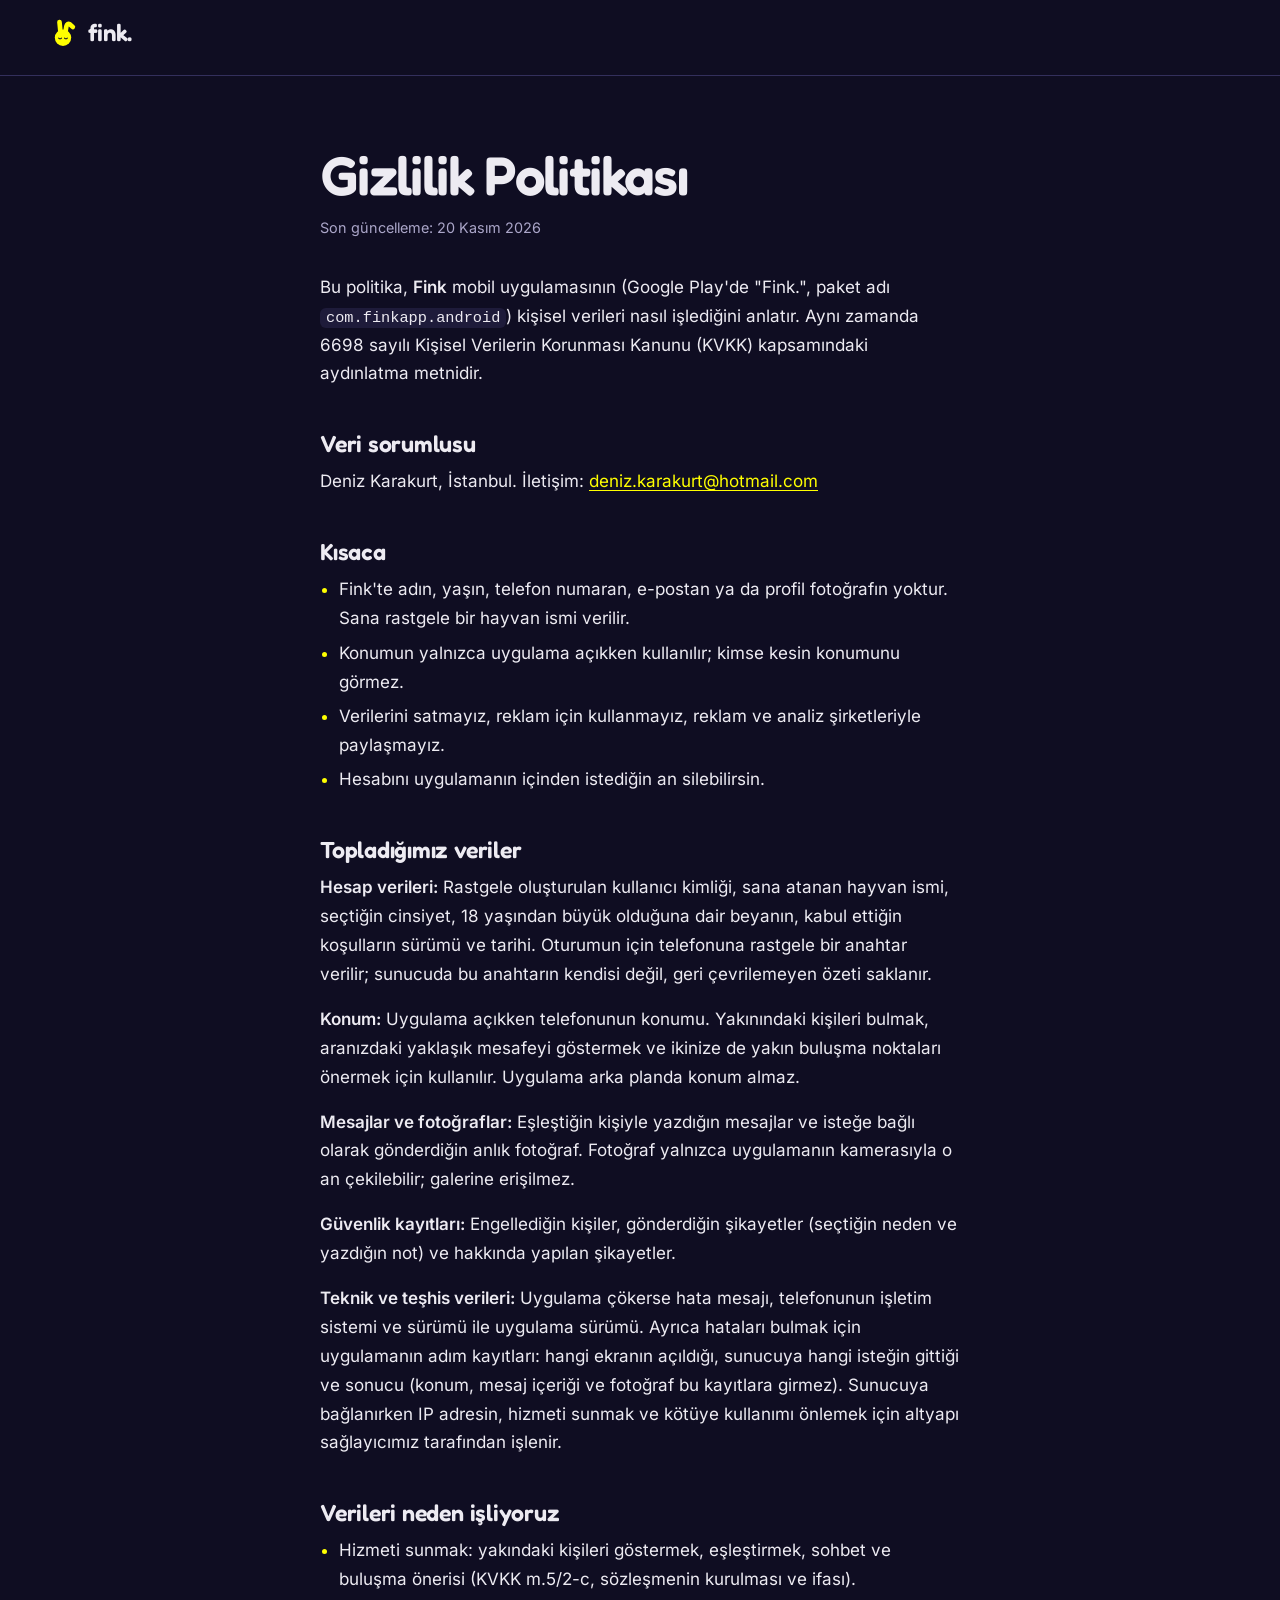
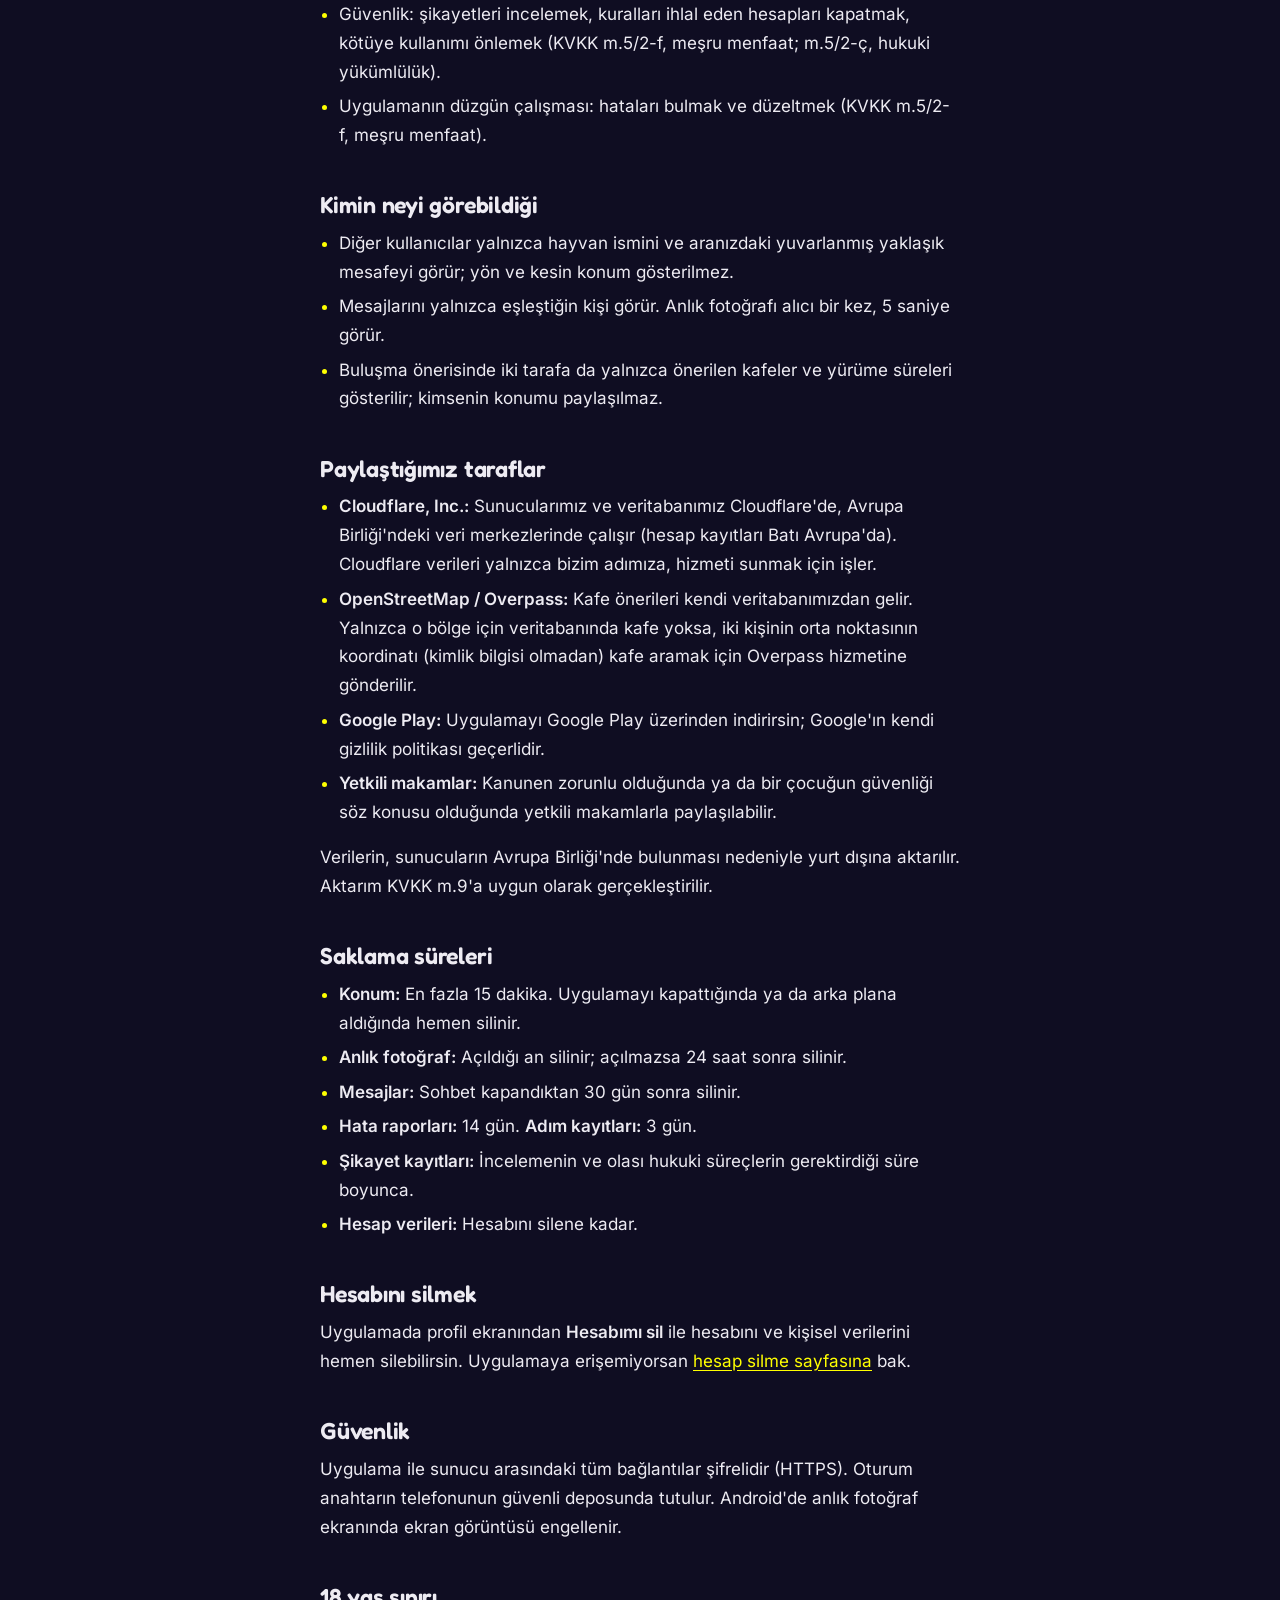
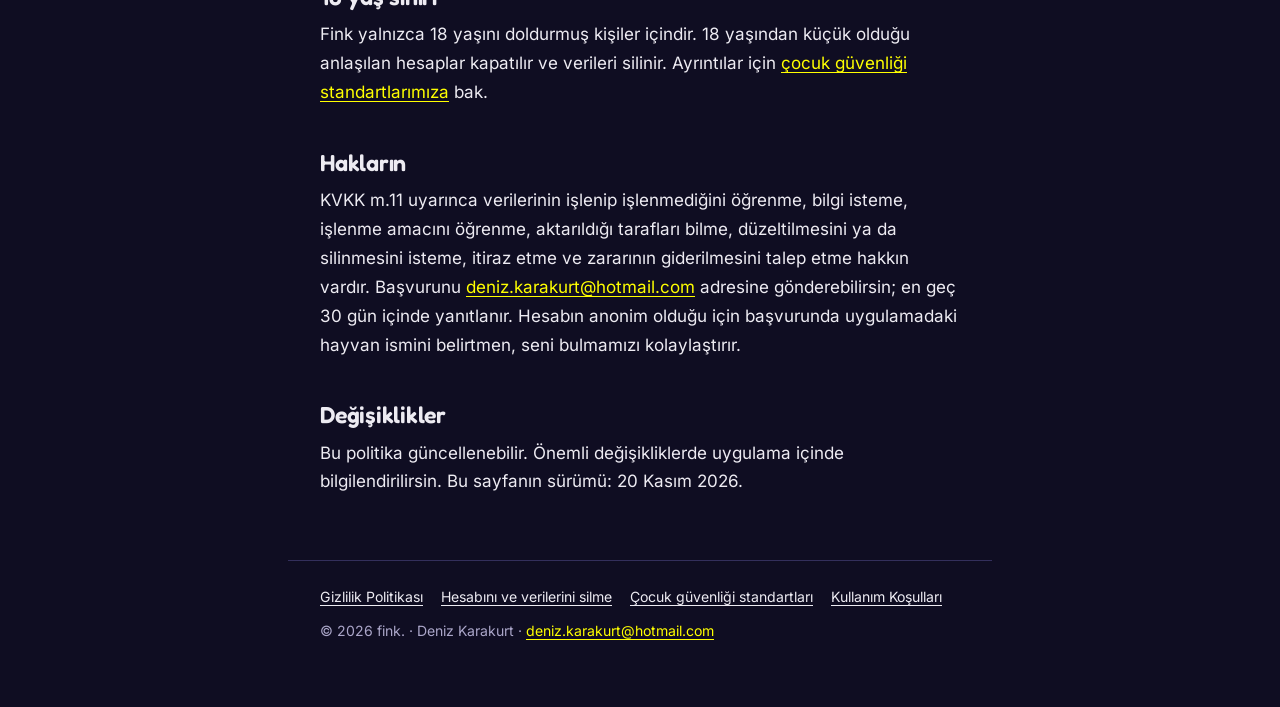
<file: gizlilik/index.html>
<!doctype html>
<html lang="tr">
<head>
<meta charset="utf-8">
<meta name="viewport" content="width=device-width, initial-scale=1">
<title>Gizlilik Politikası · fink.</title>
<meta name="description" content="Fink&#x27;in hangi verileri neden topladığı, kimlerle paylaştığı, ne kadar sakladığı ve haklarını nasıl kullanacağın.">
<link rel="canonical" href="https://fink.denizkarakurt.com/gizlilik/">
<meta name="theme-color" content="#0F0D22">
<link rel="stylesheet" href="../assets/fonts.css">
<link rel="stylesheet" href="../assets/legal.css">
</head>
<body>
<header class="lg-bar">
  <a class="lg-brand" href="../"><svg viewBox="0 0 512 512" aria-hidden="true"><g fill="currentColor" stroke="currentColor" stroke-linecap="round" stroke-linejoin="round"><path d="M214 250 L196 70" stroke-width="80" fill="none"/><path d="M296 250 L314 140 Q326 84 376 110 L424 152" stroke-width="80" fill="none"/><circle cx="256" cy="336" r="140" stroke="none"/></g><g stroke="#14122B" stroke-width="18" fill="none" stroke-linecap="round"><path d="M182 342 Q206 368 230 342"/><path d="M282 342 Q306 368 330 342"/></g></svg><span>fink.</span></a>
</header>
<main class="lg-main">
  <h1>Gizlilik Politikası</h1>
  <p class="lg-meta">Son güncelleme: 20 Kasım 2026</p>
  <p>Bu politika, <strong>Fink</strong> mobil uygulamasının (Google Play'de "Fink.", paket adı <code>com.finkapp.android</code>) kişisel verileri nasıl işlediğini anlatır. Aynı zamanda 6698 sayılı Kişisel Verilerin Korunması Kanunu (KVKK) kapsamındaki aydınlatma metnidir.</p>
<h2>Veri sorumlusu</h2>
<p>Deniz Karakurt, İstanbul. İletişim: <a href="mailto:deniz.karakurt@hotmail.com">deniz.karakurt@hotmail.com</a></p>
<h2>Kısaca</h2>
<ul><li>Fink'te adın, yaşın, telefon numaran, e-postan ya da profil fotoğrafın yoktur. Sana rastgele bir hayvan ismi verilir.</li><li>Konumun yalnızca uygulama açıkken kullanılır; kimse kesin konumunu görmez.</li><li>Verilerini satmayız, reklam için kullanmayız, reklam ve analiz şirketleriyle paylaşmayız.</li><li>Hesabını uygulamanın içinden istediğin an silebilirsin.</li></ul>
<h2>Topladığımız veriler</h2>
<p><strong>Hesap verileri:</strong> Rastgele oluşturulan kullanıcı kimliği, sana atanan hayvan ismi, seçtiğin cinsiyet, 18 yaşından büyük olduğuna dair beyanın, kabul ettiğin koşulların sürümü ve tarihi. Oturumun için telefonuna rastgele bir anahtar verilir; sunucuda bu anahtarın kendisi değil, geri çevrilemeyen özeti saklanır.</p>
<p><strong>Konum:</strong> Uygulama açıkken telefonunun konumu. Yakınındaki kişileri bulmak, aranızdaki yaklaşık mesafeyi göstermek ve ikinize de yakın buluşma noktaları önermek için kullanılır. Uygulama arka planda konum almaz.</p>
<p><strong>Mesajlar ve fotoğraflar:</strong> Eşleştiğin kişiyle yazdığın mesajlar ve isteğe bağlı olarak gönderdiğin anlık fotoğraf. Fotoğraf yalnızca uygulamanın kamerasıyla o an çekilebilir; galerine erişilmez.</p>
<p><strong>Güvenlik kayıtları:</strong> Engellediğin kişiler, gönderdiğin şikayetler (seçtiğin neden ve yazdığın not) ve hakkında yapılan şikayetler.</p>
<p><strong>Teknik ve teşhis verileri:</strong> Uygulama çökerse hata mesajı, telefonunun işletim sistemi ve sürümü ile uygulama sürümü. Ayrıca hataları bulmak için uygulamanın adım kayıtları: hangi ekranın açıldığı, sunucuya hangi isteğin gittiği ve sonucu (konum, mesaj içeriği ve fotoğraf bu kayıtlara girmez). Sunucuya bağlanırken IP adresin, hizmeti sunmak ve kötüye kullanımı önlemek için altyapı sağlayıcımız tarafından işlenir.</p>
<h2>Verileri neden işliyoruz</h2>
<ul><li>Hizmeti sunmak: yakındaki kişileri göstermek, eşleştirmek, sohbet ve buluşma önerisi (KVKK m.5/2-c, sözleşmenin kurulması ve ifası).</li><li>Güvenlik: şikayetleri incelemek, kuralları ihlal eden hesapları kapatmak, kötüye kullanımı önlemek (KVKK m.5/2-f, meşru menfaat; m.5/2-ç, hukuki yükümlülük).</li><li>Uygulamanın düzgün çalışması: hataları bulmak ve düzeltmek (KVKK m.5/2-f, meşru menfaat).</li></ul>
<h2>Kimin neyi görebildiği</h2>
<ul><li>Diğer kullanıcılar yalnızca hayvan ismini ve aranızdaki yuvarlanmış yaklaşık mesafeyi görür; yön ve kesin konum gösterilmez.</li><li>Mesajlarını yalnızca eşleştiğin kişi görür. Anlık fotoğrafı alıcı bir kez, 5 saniye görür.</li><li>Buluşma önerisinde iki tarafa da yalnızca önerilen kafeler ve yürüme süreleri gösterilir; kimsenin konumu paylaşılmaz.</li></ul>
<h2>Paylaştığımız taraflar</h2>
<ul><li><strong>Cloudflare, Inc.:</strong> Sunucularımız ve veritabanımız Cloudflare'de, Avrupa Birliği'ndeki veri merkezlerinde çalışır (hesap kayıtları Batı Avrupa'da). Cloudflare verileri yalnızca bizim adımıza, hizmeti sunmak için işler.</li><li><strong>OpenStreetMap / Overpass:</strong> Kafe önerileri kendi veritabanımızdan gelir. Yalnızca o bölge için veritabanında kafe yoksa, iki kişinin orta noktasının koordinatı (kimlik bilgisi olmadan) kafe aramak için Overpass hizmetine gönderilir.</li><li><strong>Google Play:</strong> Uygulamayı Google Play üzerinden indirirsin; Google'ın kendi gizlilik politikası geçerlidir.</li><li><strong>Yetkili makamlar:</strong> Kanunen zorunlu olduğunda ya da bir çocuğun güvenliği söz konusu olduğunda yetkili makamlarla paylaşılabilir.</li></ul>
<p>Verilerin, sunucuların Avrupa Birliği'nde bulunması nedeniyle yurt dışına aktarılır. Aktarım KVKK m.9'a uygun olarak gerçekleştirilir.</p>
<h2>Saklama süreleri</h2>
<ul><li><strong>Konum:</strong> En fazla 15 dakika. Uygulamayı kapattığında ya da arka plana aldığında hemen silinir.</li><li><strong>Anlık fotoğraf:</strong> Açıldığı an silinir; açılmazsa 24 saat sonra silinir.</li><li><strong>Mesajlar:</strong> Sohbet kapandıktan 30 gün sonra silinir.</li><li><strong>Hata raporları:</strong> 14 gün. <strong>Adım kayıtları:</strong> 3 gün.</li><li><strong>Şikayet kayıtları:</strong> İncelemenin ve olası hukuki süreçlerin gerektirdiği süre boyunca.</li><li><strong>Hesap verileri:</strong> Hesabını silene kadar.</li></ul>
<h2>Hesabını silmek</h2>
<p>Uygulamada profil ekranından <strong>Hesabımı sil</strong> ile hesabını ve kişisel verilerini hemen silebilirsin. Uygulamaya erişemiyorsan <a href="../hesap-silme/">hesap silme sayfasına</a> bak.</p>
<h2>Güvenlik</h2>
<p>Uygulama ile sunucu arasındaki tüm bağlantılar şifrelidir (HTTPS). Oturum anahtarın telefonunun güvenli deposunda tutulur. Android'de anlık fotoğraf ekranında ekran görüntüsü engellenir.</p>
<h2>18 yaş sınırı</h2>
<p>Fink yalnızca 18 yaşını doldurmuş kişiler içindir. 18 yaşından küçük olduğu anlaşılan hesaplar kapatılır ve verileri silinir. Ayrıntılar için <a href="../cocuk-guvenligi/">çocuk güvenliği standartlarımıza</a> bak.</p>
<h2>Hakların</h2>
<p>KVKK m.11 uyarınca verilerinin işlenip işlenmediğini öğrenme, bilgi isteme, işlenme amacını öğrenme, aktarıldığı tarafları bilme, düzeltilmesini ya da silinmesini isteme, itiraz etme ve zararının giderilmesini talep etme hakkın vardır. Başvurunu <a href="mailto:deniz.karakurt@hotmail.com">deniz.karakurt@hotmail.com</a> adresine gönderebilirsin; en geç 30 gün içinde yanıtlanır. Hesabın anonim olduğu için başvurunda uygulamadaki hayvan ismini belirtmen, seni bulmamızı kolaylaştırır.</p>
<h2>Değişiklikler</h2>
<p>Bu politika güncellenebilir. Önemli değişikliklerde uygulama içinde bilgilendirilirsin. Bu sayfanın sürümü: 20 Kasım 2026.</p>
</main>
<footer class="lg-foot">
  <nav aria-label="Yasal sayfalar"><a href="../gizlilik/">Gizlilik Politikası</a><a href="../hesap-silme/">Hesabını ve verilerini silme</a><a href="../cocuk-guvenligi/">Çocuk güvenliği standartları</a><a href="../kosullar/">Kullanım Koşulları</a></nav>
  <p>© 2026 fink. · Deniz Karakurt · <a href="mailto:deniz.karakurt@hotmail.com">deniz.karakurt@hotmail.com</a></p>
</footer>
</body>
</html>
</file>
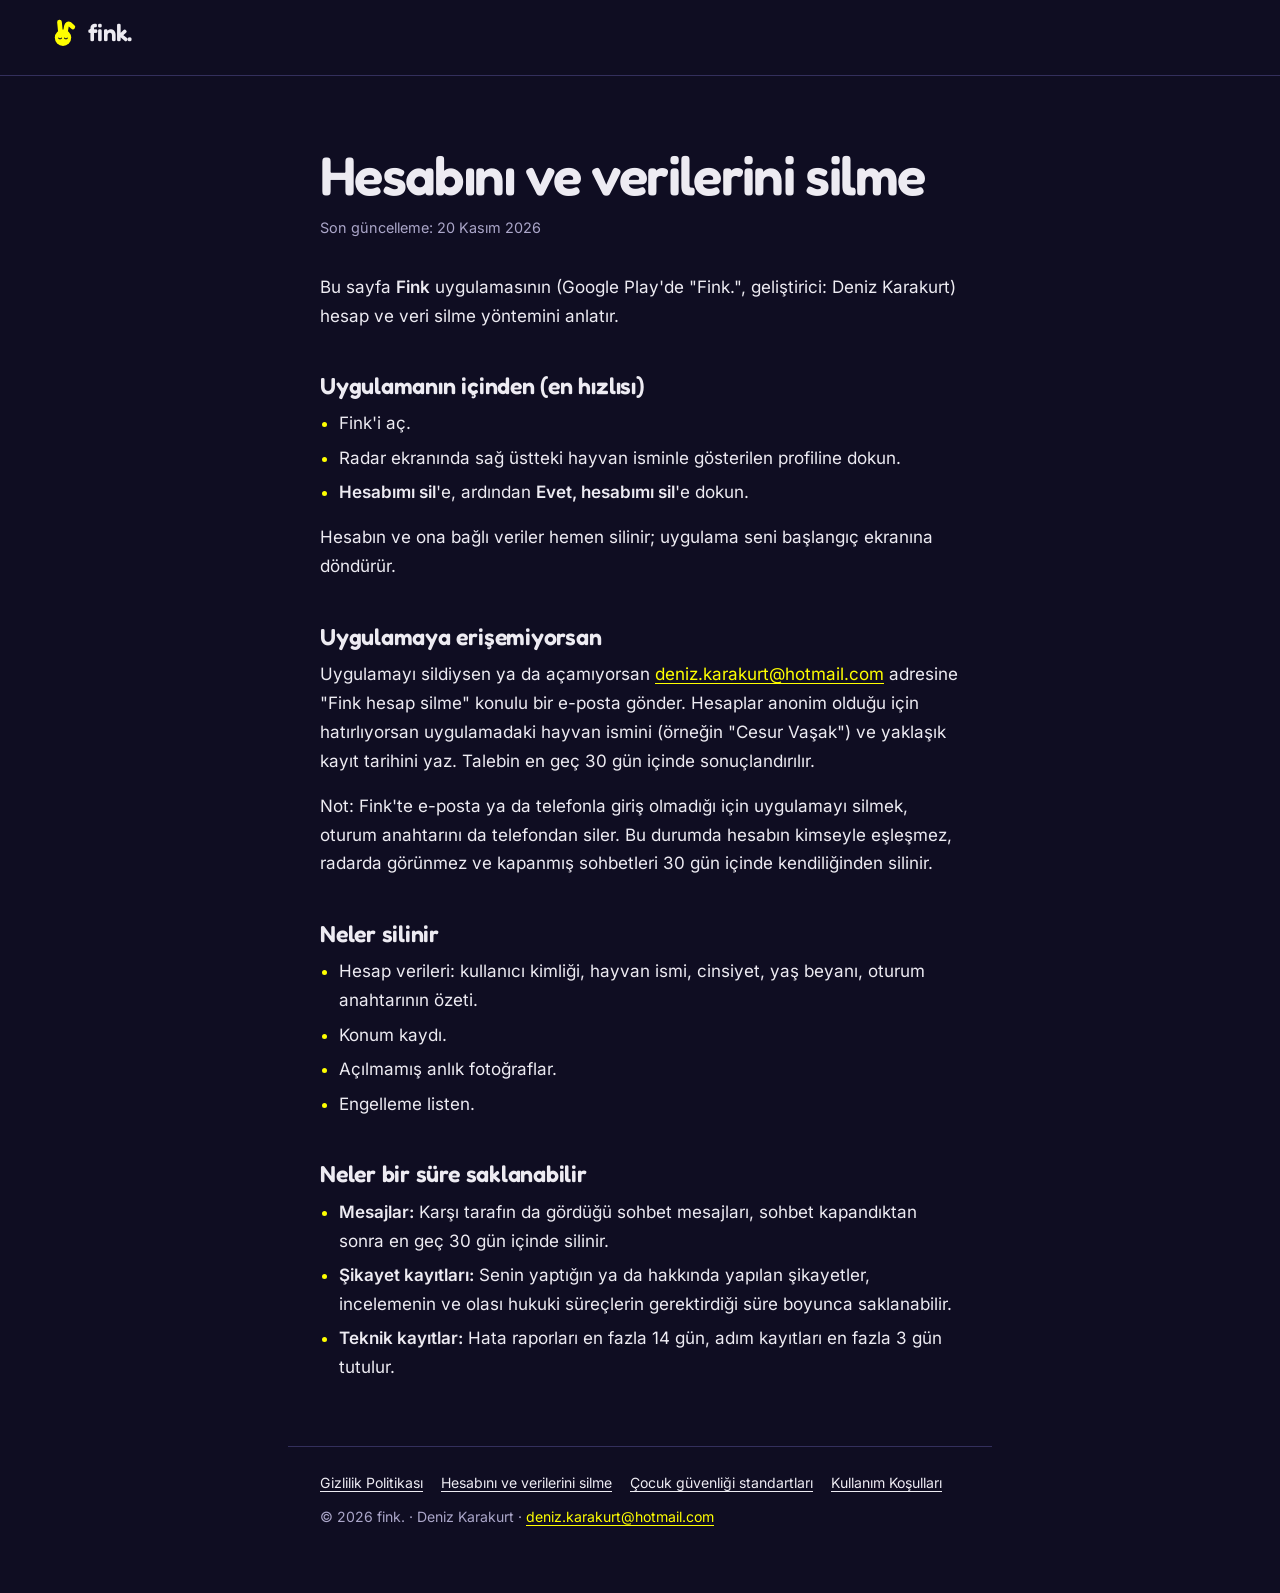
<file: hesap-silme/index.html>
<!doctype html>
<html lang="tr">
<head>
<meta charset="utf-8">
<meta name="viewport" content="width=device-width, initial-scale=1">
<title>Hesabını ve verilerini silme · fink.</title>
<meta name="description" content="Fink hesabını ve ona bağlı verileri nasıl sildirebileceğin.">
<link rel="canonical" href="https://fink.denizkarakurt.com/hesap-silme/">
<meta name="theme-color" content="#0F0D22">
<link rel="stylesheet" href="../assets/fonts.css">
<link rel="stylesheet" href="../assets/legal.css">
</head>
<body>
<header class="lg-bar">
  <a class="lg-brand" href="../"><svg viewBox="0 0 512 512" aria-hidden="true"><g fill="currentColor" stroke="currentColor" stroke-linecap="round" stroke-linejoin="round"><path d="M214 250 L196 70" stroke-width="80" fill="none"/><path d="M296 250 L314 140 Q326 84 376 110 L424 152" stroke-width="80" fill="none"/><circle cx="256" cy="336" r="140" stroke="none"/></g><g stroke="#14122B" stroke-width="18" fill="none" stroke-linecap="round"><path d="M182 342 Q206 368 230 342"/><path d="M282 342 Q306 368 330 342"/></g></svg><span>fink.</span></a>
</header>
<main class="lg-main">
  <h1>Hesabını ve verilerini silme</h1>
  <p class="lg-meta">Son güncelleme: 20 Kasım 2026</p>
  <p>Bu sayfa <strong>Fink</strong> uygulamasının (Google Play'de "Fink.", geliştirici: Deniz Karakurt) hesap ve veri silme yöntemini anlatır.</p>
<h2>Uygulamanın içinden (en hızlısı)</h2>
<ul><li>Fink'i aç.</li><li>Radar ekranında sağ üstteki hayvan isminle gösterilen profiline dokun.</li><li><strong>Hesabımı sil</strong>'e, ardından <strong>Evet, hesabımı sil</strong>'e dokun.</li></ul>
<p>Hesabın ve ona bağlı veriler hemen silinir; uygulama seni başlangıç ekranına döndürür.</p>
<h2>Uygulamaya erişemiyorsan</h2>
<p>Uygulamayı sildiysen ya da açamıyorsan <a href="mailto:deniz.karakurt@hotmail.com">deniz.karakurt@hotmail.com</a> adresine "Fink hesap silme" konulu bir e-posta gönder. Hesaplar anonim olduğu için hatırlıyorsan uygulamadaki hayvan ismini (örneğin "Cesur Vaşak") ve yaklaşık kayıt tarihini yaz. Talebin en geç 30 gün içinde sonuçlandırılır.</p>
<p>Not: Fink'te e-posta ya da telefonla giriş olmadığı için uygulamayı silmek, oturum anahtarını da telefondan siler. Bu durumda hesabın kimseyle eşleşmez, radarda görünmez ve kapanmış sohbetleri 30 gün içinde kendiliğinden silinir.</p>
<h2>Neler silinir</h2>
<ul><li>Hesap verileri: kullanıcı kimliği, hayvan ismi, cinsiyet, yaş beyanı, oturum anahtarının özeti.</li><li>Konum kaydı.</li><li>Açılmamış anlık fotoğraflar.</li><li>Engelleme listen.</li></ul>
<h2>Neler bir süre saklanabilir</h2>
<ul><li><strong>Mesajlar:</strong> Karşı tarafın da gördüğü sohbet mesajları, sohbet kapandıktan sonra en geç 30 gün içinde silinir.</li><li><strong>Şikayet kayıtları:</strong> Senin yaptığın ya da hakkında yapılan şikayetler, incelemenin ve olası hukuki süreçlerin gerektirdiği süre boyunca saklanabilir.</li><li><strong>Teknik kayıtlar:</strong> Hata raporları en fazla 14 gün, adım kayıtları en fazla 3 gün tutulur.</li></ul>
</main>
<footer class="lg-foot">
  <nav aria-label="Yasal sayfalar"><a href="../gizlilik/">Gizlilik Politikası</a><a href="../hesap-silme/">Hesabını ve verilerini silme</a><a href="../cocuk-guvenligi/">Çocuk güvenliği standartları</a><a href="../kosullar/">Kullanım Koşulları</a></nav>
  <p>© 2026 fink. · Deniz Karakurt · <a href="mailto:deniz.karakurt@hotmail.com">deniz.karakurt@hotmail.com</a></p>
</footer>
</body>
</html>
</file>
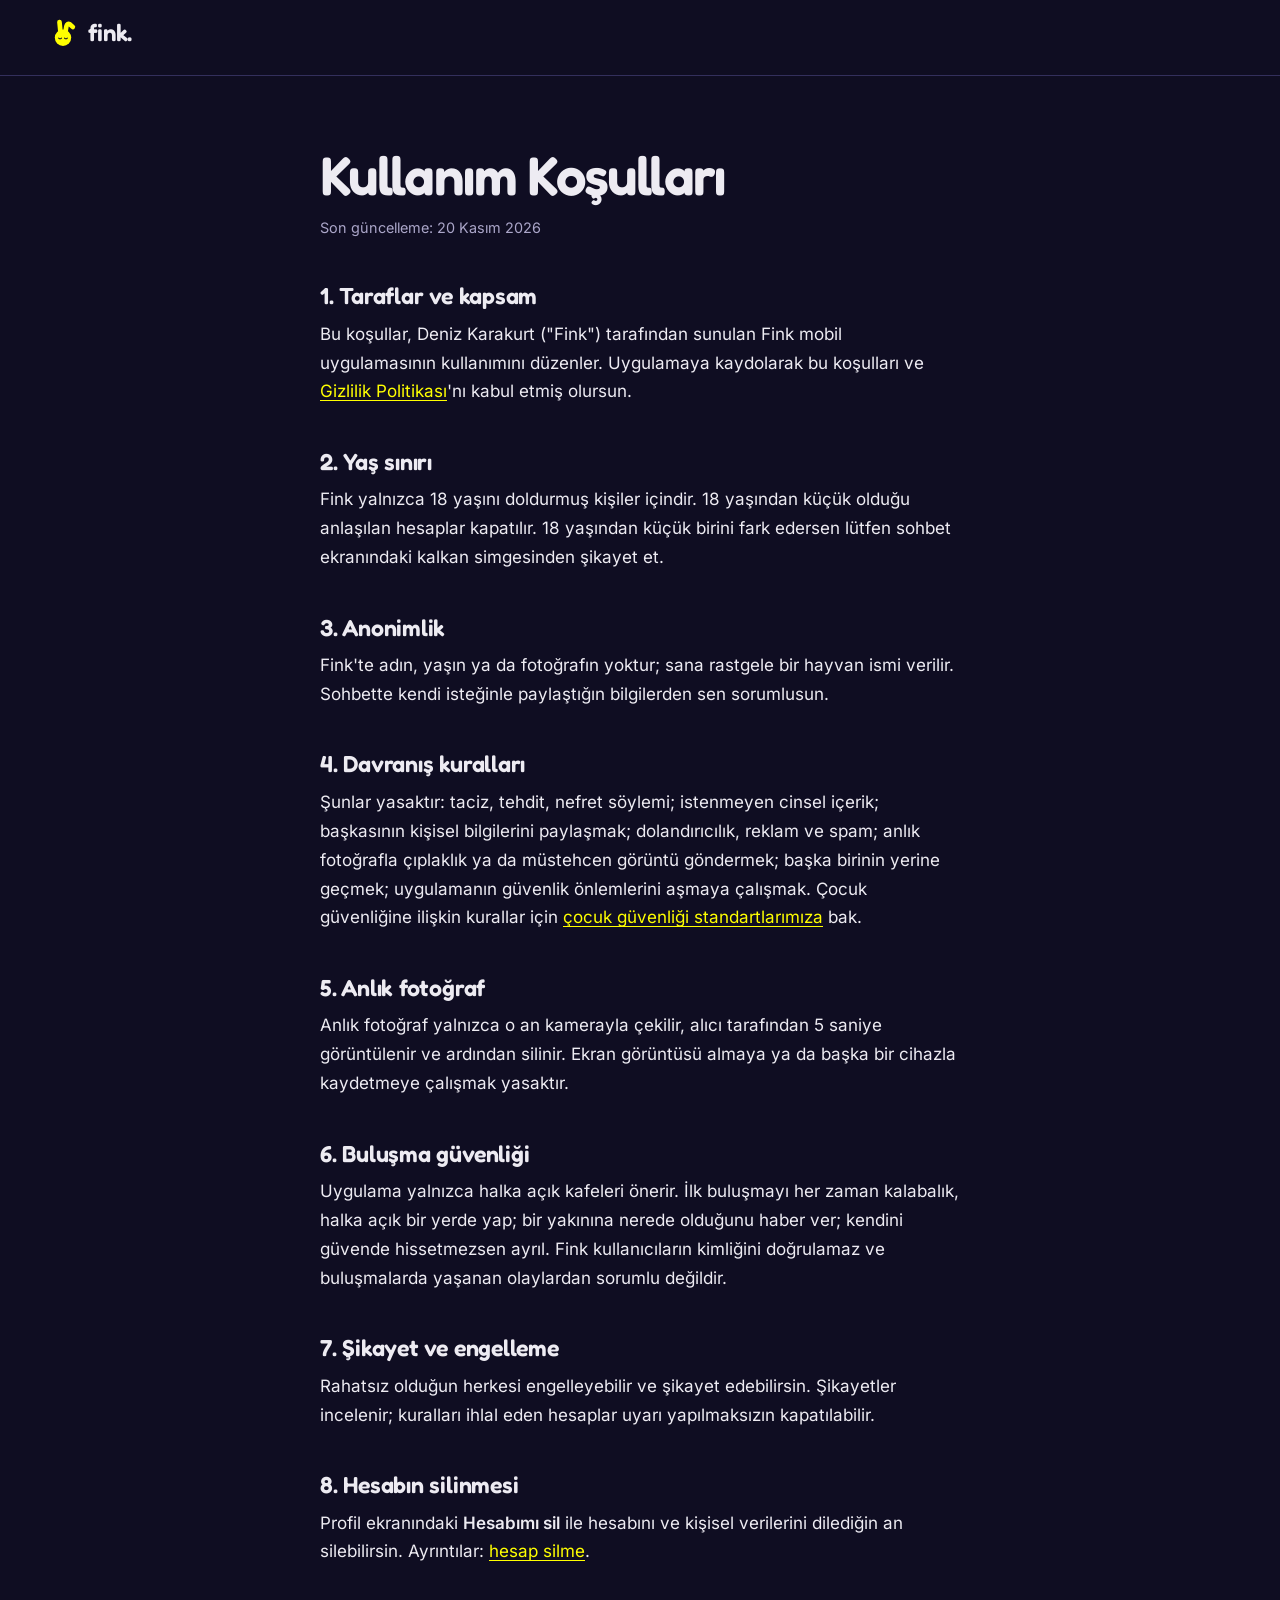
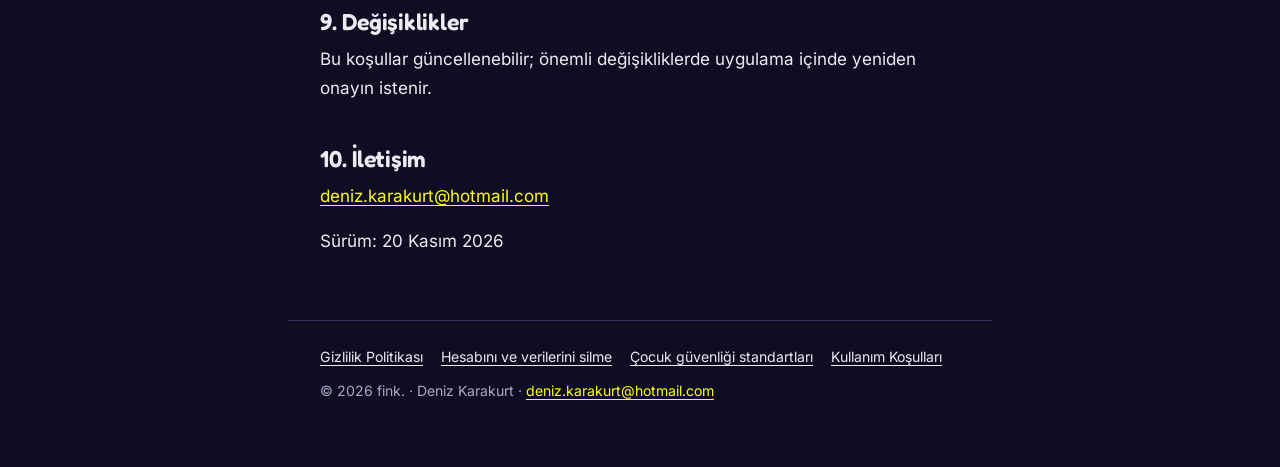
<file: kosullar/index.html>
<!doctype html>
<html lang="tr">
<head>
<meta charset="utf-8">
<meta name="viewport" content="width=device-width, initial-scale=1">
<title>Kullanım Koşulları · fink.</title>
<meta name="description" content="Fink&#x27;i kullanırken geçerli kurallar.">
<link rel="canonical" href="https://fink.denizkarakurt.com/kosullar/">
<meta name="theme-color" content="#0F0D22">
<link rel="stylesheet" href="../assets/fonts.css">
<link rel="stylesheet" href="../assets/legal.css">
</head>
<body>
<header class="lg-bar">
  <a class="lg-brand" href="../"><svg viewBox="0 0 512 512" aria-hidden="true"><g fill="currentColor" stroke="currentColor" stroke-linecap="round" stroke-linejoin="round"><path d="M214 250 L196 70" stroke-width="80" fill="none"/><path d="M296 250 L314 140 Q326 84 376 110 L424 152" stroke-width="80" fill="none"/><circle cx="256" cy="336" r="140" stroke="none"/></g><g stroke="#14122B" stroke-width="18" fill="none" stroke-linecap="round"><path d="M182 342 Q206 368 230 342"/><path d="M282 342 Q306 368 330 342"/></g></svg><span>fink.</span></a>
</header>
<main class="lg-main">
  <h1>Kullanım Koşulları</h1>
  <p class="lg-meta">Son güncelleme: 20 Kasım 2026</p>
  <h2>1. Taraflar ve kapsam</h2>
<p>Bu koşullar, Deniz Karakurt ("Fink") tarafından sunulan Fink mobil uygulamasının kullanımını düzenler. Uygulamaya kaydolarak bu koşulları ve <a href="../gizlilik/">Gizlilik Politikası</a>'nı kabul etmiş olursun.</p>
<h2>2. Yaş sınırı</h2>
<p>Fink yalnızca 18 yaşını doldurmuş kişiler içindir. 18 yaşından küçük olduğu anlaşılan hesaplar kapatılır. 18 yaşından küçük birini fark edersen lütfen sohbet ekranındaki kalkan simgesinden şikayet et.</p>
<h2>3. Anonimlik</h2>
<p>Fink'te adın, yaşın ya da fotoğrafın yoktur; sana rastgele bir hayvan ismi verilir. Sohbette kendi isteğinle paylaştığın bilgilerden sen sorumlusun.</p>
<h2>4. Davranış kuralları</h2>
<p>Şunlar yasaktır: taciz, tehdit, nefret söylemi; istenmeyen cinsel içerik; başkasının kişisel bilgilerini paylaşmak; dolandırıcılık, reklam ve spam; anlık fotoğrafla çıplaklık ya da müstehcen görüntü göndermek; başka birinin yerine geçmek; uygulamanın güvenlik önlemlerini aşmaya çalışmak. Çocuk güvenliğine ilişkin kurallar için <a href="../cocuk-guvenligi/">çocuk güvenliği standartlarımıza</a> bak.</p>
<h2>5. Anlık fotoğraf</h2>
<p>Anlık fotoğraf yalnızca o an kamerayla çekilir, alıcı tarafından 5 saniye görüntülenir ve ardından silinir. Ekran görüntüsü almaya ya da başka bir cihazla kaydetmeye çalışmak yasaktır.</p>
<h2>6. Buluşma güvenliği</h2>
<p>Uygulama yalnızca halka açık kafeleri önerir. İlk buluşmayı her zaman kalabalık, halka açık bir yerde yap; bir yakınına nerede olduğunu haber ver; kendini güvende hissetmezsen ayrıl. Fink kullanıcıların kimliğini doğrulamaz ve buluşmalarda yaşanan olaylardan sorumlu değildir.</p>
<h2>7. Şikayet ve engelleme</h2>
<p>Rahatsız olduğun herkesi engelleyebilir ve şikayet edebilirsin. Şikayetler incelenir; kuralları ihlal eden hesaplar uyarı yapılmaksızın kapatılabilir.</p>
<h2>8. Hesabın silinmesi</h2>
<p>Profil ekranındaki <strong>Hesabımı sil</strong> ile hesabını ve kişisel verilerini dilediğin an silebilirsin. Ayrıntılar: <a href="../hesap-silme/">hesap silme</a>.</p>
<h2>9. Değişiklikler</h2>
<p>Bu koşullar güncellenebilir; önemli değişikliklerde uygulama içinde yeniden onayın istenir.</p>
<h2>10. İletişim</h2>
<p><a href="mailto:deniz.karakurt@hotmail.com">deniz.karakurt@hotmail.com</a></p>
<p>Sürüm: 20 Kasım 2026</p>
</main>
<footer class="lg-foot">
  <nav aria-label="Yasal sayfalar"><a href="../gizlilik/">Gizlilik Politikası</a><a href="../hesap-silme/">Hesabını ve verilerini silme</a><a href="../cocuk-guvenligi/">Çocuk güvenliği standartları</a><a href="../kosullar/">Kullanım Koşulları</a></nav>
  <p>© 2026 fink. · Deniz Karakurt · <a href="mailto:deniz.karakurt@hotmail.com">deniz.karakurt@hotmail.com</a></p>
</footer>
</body>
</html>
</file>
<file: assets/fonts.css>
/* Fredoka: Türkçe harfleri (Ş ş Ğ ğ İ) eklenmiş marka sürümü, OFL 1.1. Inter: OFL 1.1 (@fontsource). */
@font-face { font-family: "Fredoka"; font-weight: 500; font-display: swap; src: url("fonts/fredoka-Medium.woff2") format("woff2"); }
@font-face { font-family: "Fredoka"; font-weight: 600; font-display: swap; src: url("fonts/fredoka-SemiBold.woff2") format("woff2"); }
@font-face { font-family: "Inter"; font-weight: 400; font-display: swap; src: url("fonts/inter-latin-400-normal.woff2") format("woff2"); unicode-range: U+0000-00FF, U+0131, U+0152-0153, U+02BB-02BC, U+02C6, U+02DA, U+02DC, U+2000-206F, U+20AC, U+2122, U+2191, U+2193, U+2212, U+2215, U+FEFF, U+FFFD; }
@font-face { font-family: "Inter"; font-weight: 400; font-display: swap; src: url("fonts/inter-latin-ext-400-normal.woff2") format("woff2"); unicode-range: U+0100-02AF, U+0304, U+0308, U+0329, U+1E00-1E9F, U+1EF2-1EFF, U+2020, U+20A0-20AB, U+20AD-20C0, U+2113, U+2C60-2C7F, U+A720-A7FF; }
@font-face { font-family: "Inter"; font-weight: 500; font-display: swap; src: url("fonts/inter-latin-500-normal.woff2") format("woff2"); unicode-range: U+0000-00FF, U+0131, U+0152-0153, U+02BB-02BC, U+02C6, U+02DA, U+02DC, U+2000-206F, U+20AC, U+2122, U+2191, U+2193, U+2212, U+2215, U+FEFF, U+FFFD; }
@font-face { font-family: "Inter"; font-weight: 500; font-display: swap; src: url("fonts/inter-latin-ext-500-normal.woff2") format("woff2"); unicode-range: U+0100-02AF, U+0304, U+0308, U+0329, U+1E00-1E9F, U+1EF2-1EFF, U+2020, U+20A0-20AB, U+20AD-20C0, U+2113, U+2C60-2C7F, U+A720-A7FF; }
@font-face { font-family: "Inter"; font-weight: 600; font-display: swap; src: url("fonts/inter-latin-600-normal.woff2") format("woff2"); unicode-range: U+0000-00FF, U+0131, U+0152-0153, U+02BB-02BC, U+02C6, U+02DA, U+02DC, U+2000-206F, U+20AC, U+2122, U+2191, U+2193, U+2212, U+2215, U+FEFF, U+FFFD; }
@font-face { font-family: "Inter"; font-weight: 600; font-display: swap; src: url("fonts/inter-latin-ext-600-normal.woff2") format("woff2"); unicode-range: U+0100-02AF, U+0304, U+0308, U+0329, U+1E00-1E9F, U+1EF2-1EFF, U+2020, U+20A0-20AB, U+20AD-20C0, U+2113, U+2C60-2C7F, U+A720-A7FF; }
</file>
<file: scrollcraft.css>
/* ============================================================================
   scrollcraft.css: the taste floor
   ----------------------------------------------------------------------------
   Two layers, and the split matters:

     TOKENS   what you override per brand. Colour roles, the type ramp, the
              spacing scale, elevation, motion. A brand is ~12 values.
     DEVICES  what the engine drives. Do not restyle these to taste; they are
              the mechanism. Style your own markup instead.

   Nothing here draws a "component". There are no card, badge, or pill classes,
   because a stylesheet that ships those is how every page built on it ends up
   with the same shapes. You get a floor and a vocabulary; the composition is
   yours.
   ========================================================================== */

/* ---------------------------------------------------------------- tokens -- */
:root {
  /* --- colour roles. Override these six and the page is rebranded. -------- */
  --sc-canvas:      #08090b;   /* the page ground. Drift interpolates this.   */
  --sc-surface:     #101217;   /* anything raised off the ground             */
  --sc-ink:         #f4f2ef;   /* primary text                               */
  --sc-ink-soft:    #9a9ba1;   /* secondary text. Tinted, never flat gray.   */
  --sc-accent:      #d8ff3e;   /* ONE accent. It owns a region, not confetti. */
  --sc-accent-ink:  #08090b;   /* text that sits on the accent               */

  --sc-hairline:    color-mix(in oklab, var(--sc-ink) 12%, transparent);
  --sc-hairline-strong: color-mix(in oklab, var(--sc-ink) 22%, transparent);

  /* --- type. Two families max. Display carries voice, text carries prose. - */
  --sc-font-display: "Instrument Sans", "Geist", system-ui, sans-serif;
  --sc-font-text:    "Geist", system-ui, sans-serif;
  --sc-font-mono:    "Geist Mono", ui-monospace, monospace;

  /* Fluid ramp. Tracking tightens as size grows because a face set at 6rem
     with 0 tracking reads loose; this is optical correction, not decoration. */
  --sc-t-xs:   clamp(0.75rem, 0.72rem + 0.15vw, 0.82rem);
  --sc-t-sm:   clamp(0.875rem, 0.84rem + 0.18vw, 0.95rem);
  --sc-t-base: clamp(1rem, 0.96rem + 0.22vw, 1.125rem);
  --sc-t-lg:   clamp(1.2rem, 1.1rem + 0.5vw, 1.5rem);
  --sc-t-xl:   clamp(1.6rem, 1.35rem + 1.2vw, 2.25rem);
  --sc-t-2xl:  clamp(2.1rem, 1.6rem + 2.4vw, 3.4rem);
  --sc-t-3xl:  clamp(2.8rem, 1.9rem + 4.2vw, 5rem);
  --sc-t-4xl:  clamp(3.4rem, 1.9rem + 6.6vw, 7.5rem);

  --sc-track-tight:  -0.035em;
  --sc-track-snug:   -0.02em;
  --sc-track-normal: -0.005em;
  --sc-track-wide:    0.08em;

  --sc-leading-none: 0.94;
  --sc-leading-tight: 1.06;
  --sc-leading-body: 1.62;

  --sc-measure: 62ch;

  /* --- space. 4px base: the useful middle steps an 8-only scale misses. --- */
  --sc-1: 0.25rem;  --sc-2: 0.5rem;   --sc-3: 0.75rem;  --sc-4: 1rem;
  --sc-5: 1.5rem;   --sc-6: 2rem;     --sc-7: 3rem;     --sc-8: 4rem;
  --sc-9: 6rem;     --sc-10: 8rem;    --sc-11: 12rem;

  /* Section rhythm is fluid so a phone doesn't inherit desktop air. */
  --sc-section: clamp(4.5rem, 9vw, 11rem);
  --sc-gutter:  clamp(1.25rem, 5vw, 5.5rem);
  --sc-maxw:    82rem;

  /* --- radius. Pick one scale for the page and hold it. ------------------- */
  --sc-r-sm: 6px;  --sc-r-md: 12px;  --sc-r-lg: 20px;  --sc-r-pill: 999px;

  /* --- elevation. Every shadow has an offset AND a soft blur, and is tinted
         to the canvas hue. A zero-offset coloured halo is decoration, not
         depth, so there isn't one here. ---------------------------------- */
  --sc-shadow-color: 220 40% 2%;
  --sc-e1: 0 1px 2px hsl(var(--sc-shadow-color) / 0.28),
           0 2px 6px -1px hsl(var(--sc-shadow-color) / 0.20);
  --sc-e2: 0 2px 4px hsl(var(--sc-shadow-color) / 0.24),
           0 8px 18px -4px hsl(var(--sc-shadow-color) / 0.30);
  --sc-e3: 0 4px 8px hsl(var(--sc-shadow-color) / 0.22),
           0 18px 40px -8px hsl(var(--sc-shadow-color) / 0.38),
           0 48px 90px -24px hsl(var(--sc-shadow-color) / 0.30);

  /* Edge light: a 1px top highlight sells a raised surface better than any
     amount of blur, because real raised things catch light on their lip. */
  --sc-edge: inset 0 1px 0 color-mix(in oklab, var(--sc-ink) 10%, transparent);

  /* --- motion. Built-in CSS easings are too weak for UI. ------------------ */
  --sc-ease-out:    cubic-bezier(0.23, 1, 0.32, 1);
  --sc-ease-in-out: cubic-bezier(0.77, 0, 0.175, 1);
  --sc-ease-drawer: cubic-bezier(0.32, 0.72, 0, 1);
  --sc-d-fast: 160ms;  --sc-d-base: 240ms;  --sc-d-slow: 420ms;

  --sc-z-stage: 1; --sc-z-copy: 20; --sc-z-chrome: 60;
}

/* --------------------------------------------------------------- reset -- */
*, *::before, *::after { box-sizing: border-box; }
html { -webkit-text-size-adjust: 100%; scroll-behavior: smooth; }
@media (prefers-reduced-motion: reduce) { html { scroll-behavior: auto; } }

body {
  margin: 0;
  background: var(--sc-canvas);
  color: var(--sc-ink);
  font-family: var(--sc-font-text);
  font-size: var(--sc-t-base);
  line-height: var(--sc-leading-body);
  letter-spacing: var(--sc-track-normal);
  -webkit-font-smoothing: antialiased;
  text-rendering: optimizeLegibility;
  font-synthesis-weight: none;
  overflow-x: clip;
}
img, video, canvas, svg { display: block; max-width: 100%; }
button, input, select, textarea { font: inherit; color: inherit; }

/* ------------------------------------------------- the browser surfaces --
   The parts you did not draw still carry the design. Selection, caret, focus
   ring, scrollbar and tabular numerals all ship with defaults that belong to no
   design system. Theming them is the cheapest signal that a page was built
   rather than assembled, and it is the step that gets skipped most reliably. */
::selection { background: var(--sc-accent); color: var(--sc-accent-ink); }
:root { caret-color: var(--sc-accent); accent-color: var(--sc-accent); }
:focus-visible {
  outline: 2px solid var(--sc-accent);
  outline-offset: 3px;
  border-radius: var(--sc-r-sm);
}
:where(a) { color: inherit; text-decoration-thickness: 1px; text-underline-offset: 0.22em; }
@supports (scrollbar-color: auto) {
  html { scrollbar-color: color-mix(in oklab, var(--sc-ink) 26%, transparent) transparent; scrollbar-width: thin; }
}
:where(table, .sc-nums, [data-sc-count]) { font-variant-numeric: tabular-nums; }

/* ----------------------------------------------------------- typography -- */
.sc-display {
  font-family: var(--sc-font-display);
  font-weight: 500;
  line-height: var(--sc-leading-none);
  letter-spacing: var(--sc-track-tight);
  text-wrap: balance;
  margin: 0;
}
.sc-display--xl { font-size: var(--sc-t-4xl); }
.sc-display--lg { font-size: var(--sc-t-3xl); }
.sc-display--md { font-size: var(--sc-t-2xl); letter-spacing: var(--sc-track-snug); }
.sc-lede {
  font-size: var(--sc-t-lg);
  line-height: 1.44;
  letter-spacing: var(--sc-track-snug);
  color: var(--sc-ink);
  max-width: 46ch;
  text-wrap: pretty;
  margin: 0;
}
.sc-body { max-width: var(--sc-measure); color: var(--sc-ink-soft); text-wrap: pretty; margin: 0; }
.sc-label {
  font-family: var(--sc-font-mono);
  font-size: var(--sc-t-xs);
  letter-spacing: var(--sc-track-wide);
  text-transform: uppercase;
  color: var(--sc-ink-soft);
}

/* ---------------------------------------------------------------- layout -- */
.sc-wrap { width: 100%; max-width: var(--sc-maxw); margin-inline: auto; padding-inline: var(--sc-gutter); }
.sc-section { padding-block: var(--sc-section); }
/* More space above a heading than below it: the gap belongs to the boundary,
   not to the pair. */
.sc-stack > * + * { margin-top: var(--sc-4); }
.sc-stack > :is(h1,h2,h3) { margin-top: var(--sc-7); }
.sc-stack > :is(h1,h2,h3):first-child { margin-top: 0; }
.sc-rule { height: 1px; border: 0; background: var(--sc-hairline); margin: 0; }

/* =============================================================== DEVICES ==
   Driven by the engine. Restyle your own markup, not these.                */

.sc-act--pinned { position: relative; }
.sc-stage {
  position: sticky; top: 0;
  height: 100vh; height: 100svh;
  overflow: clip;
  z-index: var(--sc-z-stage);
}

/* scrub / sequence media */
.sc-stage :is(video[data-sc-scrub], canvas[data-sc-sequence], .sc-stage__poster) {
  position: absolute; inset: 0;
  width: 100%; height: 100%;
  object-fit: cover;
}
video[data-sc-scrub] { opacity: 0; transition: opacity 380ms var(--sc-ease-out); }
.sc-has-clip video[data-sc-scrub] { opacity: 1; }
/* The poster is a live frame-holder, not a placeholder: it stays up until a
   real video frame has painted, which is what stops the blank-stage flash. */
.sc-stage__poster { z-index: 0; transition: opacity 380ms var(--sc-ease-out); }
.sc-has-clip .sc-stage__poster { opacity: 0; }

/* A scrim only where text sits. A full-frame darkening layer flattens the
   image everywhere to fix contrast in one corner. */
.sc-scrim {
  position: absolute; inset: 0; pointer-events: none; z-index: 1;
  background: linear-gradient(
    var(--sc-scrim-angle, 180deg),
    color-mix(in oklab, var(--sc-canvas) var(--sc-scrim-a, 78%), transparent) 0%,
    color-mix(in oklab, var(--sc-canvas) 30%, transparent) 42%,
    transparent 68%);
}
/* Point the scrim at the copy. A scrim gradient that darkens the top while the
   copy sits at the bottom fixes contrast nowhere and flattens the image
   everywhere, which is the most common way text-over-video goes wrong. */
.sc-scrim--bottom { --sc-scrim-angle: 0deg; }
.sc-scrim--left   { --sc-scrim-angle: 90deg; }
.sc-scrim--right  { --sc-scrim-angle: 270deg; }

/* Corner scrims, for copy anchored to a corner. An edge gradient has to darken
   a whole band across the frame to cover one corner; a corner gradient puts the
   density where the text is and leaves the rest of the image alone. Pair with
   .sc-copy--lead / .sc-copy--trail. */
.sc-scrim--lead {
  background: linear-gradient(to top right,
    color-mix(in oklab, var(--sc-canvas) 94%, transparent) 0%,
    color-mix(in oklab, var(--sc-canvas) 72%, transparent) 30%,
    color-mix(in oklab, var(--sc-canvas) 30%, transparent) 52%,
    transparent 72%);
}
.sc-scrim--trail {
  background: linear-gradient(to top left,
    color-mix(in oklab, var(--sc-canvas) 94%, transparent) 0%,
    color-mix(in oklab, var(--sc-canvas) 72%, transparent) 30%,
    color-mix(in oklab, var(--sc-canvas) 30%, transparent) 52%,
    transparent 72%);
}
/* A band across the bottom, for copy that spans the full width of the frame.
   That is what both corner anchors become below 860px, and it is also the right
   shape whenever the copy block is wider than a corner. */
.sc-scrim--band {
  background: linear-gradient(to top,
    color-mix(in oklab, var(--sc-canvas) 94%, transparent) 0%,
    color-mix(in oklab, var(--sc-canvas) 74%, transparent) 22%,
    color-mix(in oklab, var(--sc-canvas) 30%, transparent) 42%,
    transparent 58%);
}
.sc-scrim--vignette {
  background: radial-gradient(120% 90% at 50% 45%, transparent 40%,
              color-mix(in oklab, var(--sc-canvas) 70%, transparent) 100%);
}

/* copy over a stage.
   max-width is in rem, never ch. A `ch` on this container resolves against the
   CONTAINER's font-size (body size), not the display size of the heading inside
   it, so `max-width: 20ch` here silently produces a ~180px column and wraps a
   hero headline to six lines. Set a ch measure on the text element itself. */
.sc-copy {
  position: absolute; z-index: var(--sc-z-copy);
  inset-inline: var(--sc-gutter);
  max-width: min(46rem, 76vw);
  will-change: opacity, transform;
}
.sc-copy--lead   { left: var(--sc-gutter); bottom: clamp(3rem, 12vh, 9rem); }
/* inset-inline FIRST. It is the shorthand for left+right, so declaring it after
   `left: 50%` resets left to auto and the block drifts off the left edge. */
.sc-copy--center { inset-inline: auto; left: 50%; top: 50%; translate: -50% -50%; text-align: center; }
.sc-copy--trail  { inset-inline: auto; right: var(--sc-gutter); bottom: clamp(3rem, 12vh, 9rem); text-align: right; }

/* cue defaults: the engine writes opacity/transform inline, these are the
   pre-paint state so nothing flashes before the first read() */
[data-sc-cue] { opacity: 0; will-change: opacity, transform; }
.sc-ready [data-sc-cue] { transition: none; }

/* kinetic split */
.sc-split { display: inline-block; overflow: hidden; vertical-align: top; }
/* Descenders live below the baseline; a line mask clipped to the line box eats
   the tails off g, y, p, j. The padding buys them room back. */
.sc-split--line { display: block; padding-bottom: 0.14em; margin-bottom: -0.14em; }
.sc-split__i { display: inline-block; will-change: transform, opacity; }
.sc-is-split { opacity: 1 !important; }

/* horizontal rail */
[data-sc-pan] { display: flex; will-change: transform; }

/* reveal + parallax */
[data-sc-reveal] { will-change: clip-path; }
[data-sc-parallax] { will-change: transform; }

/* flow reveal (fires once) */
[data-sc-in], [data-sc-stagger] > * {
  opacity: 0;
  transform: translate3d(0, 14px, 0);
  transition: opacity 620ms var(--sc-ease-out), transform 620ms var(--sc-ease-out);
}
[data-sc-in].sc-in, [data-sc-stagger] > .sc-in { opacity: 1; transform: none; }

/* pointer devices */
[data-sc-tilt] { transform-style: preserve-3d; will-change: transform; }
[data-sc-magnet] { will-change: transform; }
/* isolation always; position only if nothing more specific already set it.
   Written with :where() (zero specificity) on purpose: a plain `position:
   relative` here has the same weight as `.sc-stage` and, being later in the
   file, silently wins. A stage carrying both attributes then stops being
   sticky and the whole act scrolls away instead of pinning. */
[data-sc-spotlight] { isolation: isolate; }
:where([data-sc-spotlight]) { position: relative; }
[data-sc-spotlight]::after {
  content: ""; position: absolute; inset: 0; pointer-events: none; z-index: 2;
  background: radial-gradient(
    28rem 28rem at calc(var(--sc-mx, 0.5) * 100%) calc(var(--sc-my, 0.5) * 100%),
    color-mix(in oklab, var(--sc-accent) 16%, transparent), transparent 70%);
  opacity: 0; transition: opacity var(--sc-d-slow) var(--sc-ease-out);
}
[data-sc-spotlight]:hover::after { opacity: 1; }

/* =========================================================== WORLDFLIGHT ==
   One fixed stage for the whole page. The only thing in document flow is the
   spacer, and it is empty. If you find yourself adding a section here, you want
   act mode instead: the moment a real block scrolls past the fixed stage, the
   page has a seam again and the whole point is gone.                        */

[data-sc-mode="worldflight"] { position: relative; }

.sc-world {
  position: fixed; inset: 0;
  overflow: clip;
  z-index: var(--sc-z-stage);
  background: var(--sc-canvas);
}

/* Every leg is mounted for the life of the page and stacked in the same box.
   The engine owns opacity, visibility and z-index here; do not set them. */
.sc-world__seg {
  position: absolute; inset: 0;
  opacity: 0;
  will-change: opacity;
}
.sc-world__seg > :is(video, img, canvas) {
  position: absolute; inset: 0;
  width: 100%; height: 100%;
  object-fit: cover;
}
/* The poster is the frame-holder AND the first camera move: the engine pushes
   it in slowly until a real decoded frame is available to replace it. */
.sc-world__poster {
  z-index: 0;
  transform-origin: 50% 50%;
  transition: opacity 420ms var(--sc-ease-out);
}
.sc-world__seg > video { z-index: 1; }
.sc-world__seg.sc-has-clip .sc-world__poster { opacity: 0; }
/* The act stylesheet lights a clip through its ancestor act. A worldflight leg
   has no act, so match the class the engine also writes on the clip itself. */
video[data-sc-scrub].sc-has-clip { opacity: 1; }

/* The copy layer is fixed too, and inert by default: the engine hands
   pointer-events back to a block only while it is actually legible. */
.sc-world__copy {
  position: fixed; inset: 0;
  z-index: var(--sc-z-copy);
  pointer-events: none;
}
.sc-world__scrim { position: absolute; inset: 0; pointer-events: none; z-index: 0; }
[data-sc-copy] {
  opacity: 0;
  pointer-events: none;
  will-change: opacity, transform;
}
.sc-ready [data-sc-copy] { transition: none; }

/* The track. Empty on purpose. */
.sc-world__spacer { pointer-events: none; }

/* scroll progress */
[data-sc-progress] {
  position: fixed; inset: 0 0 auto 0; height: 2px; z-index: var(--sc-z-chrome);
  background: var(--sc-accent); transform-origin: 0 50%; transform: scaleX(0);
  will-change: transform;
}

/* ----------------------------------------------------------- atmosphere --
   Depth is not only shadow. Grain keeps a flat dark ground from banding, and
   it is the difference between "a dark page" and "a lit room". */
.sc-grain { position: fixed; inset: 0; pointer-events: none; z-index: 3; opacity: 0.045; }
.sc-grain::before {
  content: ""; position: absolute; inset: -50%;
  background-image: url("data:image/svg+xml;utf8,<svg xmlns='http://www.w3.org/2000/svg' width='140' height='140'><filter id='n'><feTurbulence type='fractalNoise' baseFrequency='0.85' numOctaves='3'/></filter><rect width='140' height='140' filter='url(%23n)'/></svg>");
}

/* -------------------------------------------------------- reduced motion -- */
@media (prefers-reduced-motion: reduce) {
  /* Fewer and gentler, not zero. Opacity still carries the reveal so the page
     is comprehensible; every position change is dropped. */
  [data-sc-in], [data-sc-stagger] > * { transform: none; transition-duration: 220ms; }
  [data-sc-parallax], [data-sc-pan], .sc-split__i { transform: none !important; }
  /* A wipe is a position change too. Show reveal content settled. */
  [data-sc-reveal] { clip-path: none !important; }
  /* A rail's transform IS its navigation, not decoration. Zeroing it the way
     parallax and kinetic type are zeroed parks the act on its first screenful
     and makes everything past the fold unreachable: a device degrading into
     missing content. Hand the travel back to the reader as an ordinary scroll
     region instead, so the same items are all still gettable without motion.
     A build that would rather re-lay the rail out as a grid can still do that;
     this is the floor, not the ceiling. */
  [data-sc-act="pan"] .sc-stage,
  [data-sc-act="pan"] [data-sc-stage] {
    overflow-x: auto; overflow-y: hidden;
    overscroll-behavior-x: contain;
    scroll-snap-type: x proximity;
  }
  [data-sc-pan] > * { scroll-snap-align: center; }
  [data-sc-spotlight]::after { display: none; }
  /* A worldflight keeps its whole story here. No clip is ever fetched, so the
     posters are the film, and they cross-dissolve through exactly the same
     seams at exactly the same scroll positions. The push-in and the copy drift
     are the only things that go. */
  .sc-world__poster, [data-sc-copy] { transform: none !important; }
}

/* --------------------------------------------------------------- mobile -- */
@media (max-width: 860px) {
  .sc-copy { inset-inline: var(--sc-gutter); max-width: none; }
  .sc-copy--trail { text-align: left; }
  .sc-stage { height: 100svh; }
  /* .sc-copy--trail re-anchors to the left and spans the full width here, so a
     bottom-RIGHT corner gradient darkens the one corner the copy just left and
     guarantees a contrast failure over any bright clip. Point the density at
     the copy: the same band .sc-scrim--band paints. */
  .sc-scrim--trail {
    background: linear-gradient(to top,
      color-mix(in oklab, var(--sc-canvas) 94%, transparent) 0%,
      color-mix(in oklab, var(--sc-canvas) 74%, transparent) 22%,
      color-mix(in oklab, var(--sc-canvas) 30%, transparent) 42%,
      transparent 58%);
  }
}
</file>
<file: site.css>
/* fink. tanıtım sitesi: sayfaya özel stiller. Motor (scrollcraft.css) dokunulmadan, jetonlarla temalanır. */

:root {
  /* altı rol, tek vurgu (marka sarısı) */
  --sc-canvas:     #0F0D22;
  --sc-surface:    #1E1B3A;
  --sc-ink:        #EDEBF2;
  --sc-ink-soft:   #ABA6C9;
  --sc-accent:     #FFFF00;
  --sc-accent-ink: #14122B;
  --sc-font-display: "Fredoka", "Nunito", system-ui, sans-serif;
  --sc-font-text:    "Inter", system-ui, sans-serif;
  --sc-shadow-color: 246 48% 3%;

  /* ürünün kendi renkleri: uygulama yüzeyi ve veri rolleri */
  --night: #14122B;
  --line: #332F5C;
  --spark: #FF5C8A;      /* karşı taraf */
  --bar-h: 64px;
  --r-card: 28px;
  --logo-face: var(--night);
}

/* koyu zeminde açık yazı: biraz daha aralık ve satır yüksekliği */
body { line-height: 1.66; letter-spacing: 0.002em; }
[hidden] { display: none !important; }
.sr-only { position: absolute; width: 1px; height: 1px; padding: 0; margin: -1px; overflow: hidden; clip: rect(0 0 0 0); white-space: nowrap; border: 0; }
.soft { color: var(--sc-ink-soft); }
.small { font-size: var(--sc-t-sm); }
h1, h2, h3 { font-weight: 600; }

/* ------------------------------------------------------------ avatarlar */
.ava {
  --c: #FFFF00;
  display: inline-grid; place-items: center; flex: none;
  width: 40px; height: 40px; border-radius: 50%;
  background: var(--c); color: var(--night);
  box-shadow: inset 0 0 0 1.5px color-mix(in oklab, var(--night) 22%, transparent);
}
.ava svg { width: 58%; height: 58%; }
.ai { fill: none; stroke: currentColor; stroke-width: 1.9; stroke-linecap: round; stroke-linejoin: round; }
.ava--xs { width: 24px; height: 24px; }
.ava--s  { width: 34px; height: 34px; }
.ava--m  { width: 46px; height: 46px; }
.ava--l  { width: 56px; height: 56px; }
.ava--xl { width: clamp(88px, 11vw, 132px); height: clamp(88px, 11vw, 132px); }

/* ------------------------------------------------------------- düğmeler */
.btn {
  display: inline-flex; align-items: center; justify-content: center; gap: .5em;
  min-height: 44px; padding: 0 1.25rem; border-radius: var(--sc-r-pill);
  border: 1.5px solid transparent; cursor: pointer; white-space: nowrap;
  font-family: var(--sc-font-text); font-weight: 600; font-size: var(--sc-t-sm); letter-spacing: 0;
  text-decoration: none;
  transition: transform 120ms var(--sc-ease-out), background-color 160ms var(--sc-ease-out), border-color 160ms var(--sc-ease-out), opacity 160ms var(--sc-ease-out);
}
.btn:active { transform: scale(0.97); }
.btn--primary { background: var(--sc-accent); color: var(--sc-accent-ink); box-shadow: 0 1px 0 rgb(255 255 255 / .35) inset, 0 6px 16px -8px rgb(255 255 0 / .35); }
.btn--ghost { background: transparent; color: var(--sc-ink); border-color: color-mix(in oklab, var(--sc-ink) 30%, transparent); }
.btn--quiet { background: transparent; color: var(--sc-ink-soft); padding-inline: .75rem; }
.btn--s { min-height: 38px; padding-inline: 1rem; }
.btn--l { min-height: 56px; font-size: var(--sc-t-base); padding-inline: 1.75rem; }
@media (hover: hover) and (pointer: fine) {
  .btn--primary:hover { background: #F2F200; }
  .btn--ghost:hover { border-color: var(--sc-ink); }
  .btn--quiet:hover { color: var(--sc-ink); }
}
.btn[disabled], .btn[aria-disabled="true"] { opacity: .42; cursor: not-allowed; }
.btn[disabled]:active, .btn[aria-disabled="true"]:active { transform: none; }

/* ---------------------------------------------- üst çubuk (uygulama başlığı) */
.bar {
  position: fixed; inset: 0 0 auto 0; z-index: var(--sc-z-chrome);
  height: var(--bar-h);
  display: grid; grid-template-columns: 1fr auto 1fr; align-items: center; gap: var(--sc-5);
  padding-inline: var(--sc-gutter);
  background: color-mix(in oklab, var(--sc-canvas) 88%, transparent);
  border-bottom: 1px solid color-mix(in oklab, var(--line) 70%, transparent);
}
.bar__brand { display: inline-flex; align-items: center; gap: .5rem; text-decoration: none; justify-self: start; }
.bar__mark { width: 28px; height: 28px; color: var(--sc-accent); }
.bar__word { font-family: var(--sc-font-display); font-weight: 600; font-size: 1.5rem; letter-spacing: -0.03em; line-height: 1; }
.bar__tabs { display: flex; gap: .25rem; padding: 4px; border-radius: var(--sc-r-pill); background: color-mix(in oklab, var(--sc-surface) 80%, transparent); border: 1px solid var(--line); }
.bar__tabs a {
  padding: .45rem .9rem; border-radius: var(--sc-r-pill); text-decoration: none;
  font-size: var(--sc-t-sm); font-weight: 500; color: var(--sc-ink-soft);
  transition: background-color 160ms var(--sc-ease-out), color 160ms var(--sc-ease-out);
}
.bar__tabs a[aria-current="step"] { background: var(--sc-accent); color: var(--sc-accent-ink); }
@media (hover: hover) and (pointer: fine) { .bar__tabs a:not([aria-current="step"]):hover { color: var(--sc-ink); } }
.me-chip {
  justify-self: end; display: inline-flex; align-items: center; gap: .55rem; min-height: 40px;
  padding: 3px 14px 3px 3px; border-radius: var(--sc-r-pill); text-decoration: none;
  background: var(--sc-surface); border: 1px solid var(--line); font-size: var(--sc-t-sm); font-weight: 500;
  max-width: 100%;
}
.me-chip [data-me-name] { overflow: hidden; text-overflow: ellipsis; white-space: nowrap; }

/* ----------------------------------------------------- 1 · açılış ekranı */
.hero {
  position: relative; min-height: 100vh; min-height: 100svh; overflow: clip;
  display: grid; grid-template-columns: minmax(0, 1fr) minmax(0, 1fr); align-items: center;
  padding: calc(var(--bar-h) + var(--sc-6)) var(--sc-gutter) var(--sc-8);
  --mx: 0; --my: 0;
}
.hero__far {
  position: absolute; z-index: 0; aspect-ratio: 1;
  width: min(86vh, 58vw); right: max(-6vw, -80px); top: 50%; margin-top: calc(min(86vh, 58vw) / -2);
  translate: calc(var(--mx) * -6px) calc(var(--my) * -6px);
}
.hero__rings i { position: absolute; inset: calc(var(--k) * 1%); border-radius: 50%; border: 1px solid color-mix(in oklab, var(--line) 85%, transparent); }
.hero__rings i:nth-child(1) { --k: 0; }
.hero__rings i:nth-child(2) { --k: 14; border-color: color-mix(in oklab, var(--line) 95%, transparent); }
.hero__rings i:nth-child(3) { --k: 28; }
.hero__rings i:nth-child(4) { --k: 40; border-color: color-mix(in oklab, var(--sc-accent) 20%, transparent); }
.hero__sweep {
  position: absolute; inset: 0; border-radius: 50%;
  background: conic-gradient(from 0deg, transparent 0 290deg, color-mix(in oklab, var(--sc-accent) 3%, transparent) 300deg, color-mix(in oklab, var(--sc-accent) 16%, transparent) 359.5deg, transparent 360deg);
  animation: sweep 7s linear infinite;
  -webkit-mask: radial-gradient(circle, #000 69%, transparent 70%); mask: radial-gradient(circle, #000 69%, transparent 70%);
}
@keyframes sweep { to { rotate: 1turn; } }
.hero__mark {
  position: absolute; z-index: 2; aspect-ratio: 1;
  width: min(34vh, 23vw); right: calc(max(-6vw, -80px) + min(86vh, 58vw) / 2 - min(34vh, 23vw) / 2);
  top: 50%; margin-top: calc(min(34vh, 23vw) / -2 - 1.5%);
  color: var(--sc-accent);
  translate: calc(var(--mx) * 10px) calc(var(--my) * 10px);
  filter: drop-shadow(0 18px 28px rgb(4 3 14 / .55));
}
.hero__mark svg { width: 100%; height: 100%; }
.hero__near { position: absolute; inset: 0; z-index: 3; pointer-events: none; }
.blip-f {
  position: absolute; left: var(--x); top: var(--y);
  width: 44px; height: 44px; border-radius: 50%; display: grid; place-items: center;
  background: var(--c); color: var(--night);
  box-shadow: 0 10px 22px -10px rgb(4 3 14 / .8);
  translate: calc(var(--mx) * var(--d) * 22px) calc(var(--my) * var(--d) * 22px);
  animation: bob 5s var(--sc-ease-in-out) infinite alternate; animation-delay: calc(var(--d) * -3s);
}
.blip-f svg { width: 56%; height: 56%; }
@keyframes bob { from { transform: translateY(-5px); } to { transform: translateY(5px); } }
.hero__copy { position: relative; z-index: 4; max-width: 34rem; }
.hero__word {
  margin: 0; font-family: var(--sc-font-display); font-weight: 600;
  font-size: clamp(4.6rem, 2rem + 9vw, 10.5rem); line-height: .86; letter-spacing: -0.045em;
}
.hero__word .dot { color: var(--sc-accent); }
.hero__lede { margin: 0; font-size: var(--sc-t-lg); line-height: 1.5; color: var(--sc-ink-soft); max-width: 27ch; }
.idcard {
  display: flex; align-items: center; gap: var(--sc-4); flex-wrap: wrap;
  padding: var(--sc-4); padding-right: var(--sc-5); border-radius: var(--r-card);
  background: var(--sc-surface); border: 1px solid var(--line);
  box-shadow: var(--sc-e2), var(--sc-edge);
}
.stack-gap { margin-top: var(--sc-6) !important; }
.idcard__txt { display: grid; line-height: 1.2; flex: 1 1 10rem; min-width: 0; }
.idcard__k { font-size: var(--sc-t-sm); color: var(--sc-ink-soft); }
.idcard__name { font-family: var(--sc-font-display); font-weight: 600; font-size: var(--sc-t-xl); letter-spacing: -0.015em; }
.idcard__reroll[disabled] { opacity: .55; }
.hero__cta { justify-self: start; }
.hero .sc-stack > .idcard { margin-top: var(--sc-6); }

/* ------------------------------------------- sahne düzeni (tutulan bölümler) */
.scene {
  display: grid; align-items: center; gap: clamp(2rem, 6vw, 7rem);
  padding: calc(var(--bar-h) + var(--sc-5)) var(--sc-gutter) var(--sc-5);
  grid-template-columns: minmax(0, 30rem) auto; justify-content: center;
  column-gap: clamp(3rem, 9vw, 10rem);
  max-width: 88rem; margin-inline: auto;
}
.help { position: relative; height: min(26rem, 52vh); }
.help__step { position: absolute; inset-inline: 0; top: 50%; translate: 0 -50%; max-width: 30rem; }
.help--trail .help__step { max-width: 28rem; }
.help__k { margin: 0 0 var(--sc-3); font-size: var(--sc-t-sm); font-weight: 600; letter-spacing: .06em; color: var(--sc-accent); }
.help__h { margin: 0; font-family: var(--sc-font-display); font-weight: 600; font-size: var(--sc-t-2xl); line-height: 1.04; letter-spacing: -0.02em; text-wrap: balance; }
.help__p { margin: var(--sc-4) 0 0; font-size: var(--sc-t-lg); line-height: 1.5; color: var(--sc-ink-soft); max-width: 34ch; text-wrap: pretty; }

/* uygulama yüzeyi */
.app {
  position: relative; display: flex; flex-direction: column; gap: var(--sc-3);
  width: clamp(330px, 29vw, 404px); height: min(760px, calc(100svh - var(--bar-h) - 3rem));
  padding: var(--sc-4); border-radius: 34px; overflow: hidden;
  background: var(--night); border: 1px solid var(--line);
  box-shadow: var(--sc-e3), var(--sc-edge);
}
.app__top { display: flex; align-items: center; justify-content: space-between; gap: var(--sc-3); }
.app__word { display: inline-flex; align-items: center; gap: .4rem; font-family: var(--sc-font-display); font-weight: 600; font-size: 1.25rem; letter-spacing: -0.03em; }
.app__word svg { width: 22px; height: 22px; color: var(--sc-accent); }
.me-mini { display: inline-flex; align-items: center; gap: .45rem; padding: 3px 12px 3px 3px; border-radius: var(--sc-r-pill); background: var(--sc-surface); font-size: var(--sc-t-xs); font-weight: 500; max-width: 60%; }
.me-mini [data-me-name] { overflow: hidden; text-overflow: ellipsis; white-space: nowrap; }
.app__status { margin: 0; font-size: var(--sc-t-sm); color: var(--sc-ink-soft); text-align: center; font-variant-numeric: tabular-nums; }

/* radar */
.radar { position: relative; width: 100%; aspect-ratio: 1; flex: none; margin-block: var(--sc-2); }
.radar__ring { position: absolute; left: 50%; top: 50%; width: calc(var(--r) * 100%); aspect-ratio: 1; translate: -50% -50%; border-radius: 50%; border: 1px solid var(--line); }
.radar__ring:first-child { background: radial-gradient(circle, color-mix(in oklab, var(--sc-surface) 60%, transparent), transparent 70%); }
.radar__km { position: absolute; right: 4%; top: 46%; font-size: 11px; color: var(--sc-ink-soft); font-variant-numeric: tabular-nums; }
.radar__sweep {
  position: absolute; inset: 0; border-radius: 50%; rotate: var(--sweep, 0deg);
  background: conic-gradient(from 0deg, transparent 0 300deg, color-mix(in oklab, var(--sc-accent) 18%, transparent) 359deg, transparent 360deg);
}
.radar__me { position: absolute; left: 50%; top: 50%; translate: -50% -50%; display: grid; justify-items: center; gap: 2px; z-index: 2; }
.radar__me .ava { box-shadow: 0 0 0 4px var(--night), 0 0 0 5px color-mix(in oklab, var(--sc-accent) 50%, transparent); }
.radar__me-l { font-size: 11px; font-weight: 600; color: var(--sc-ink); }
.blip {
  position: absolute; z-index: 1; display: grid; justify-items: center; gap: 2px;
  translate: -50% -50%; opacity: 0; scale: .9;
  transition: opacity 240ms var(--sc-ease-out), scale 240ms var(--sc-ease-out);
}
.blip.is-on { opacity: 1; scale: 1; }
.blip__d { font-size: 11px; font-weight: 600; color: var(--sc-ink-soft); font-variant-numeric: tabular-nums; background: var(--night); padding: 0 4px; border-radius: 6px; }
.blip.is-struck .ava { box-shadow: 0 0 0 3px var(--night), 0 0 0 5px var(--spark); }
.blip.is-struck .blip__d { color: var(--spark); }
.near { list-style: none; margin: 0; padding: 0; display: grid; gap: var(--sc-2); }
.near li {
  display: grid; grid-template-columns: auto 1fr auto; align-items: center; gap: var(--sc-3);
  padding: 8px 8px 8px 10px; border-radius: 18px; background: var(--sc-surface);
  opacity: 0; translate: 0 6px; transition: opacity 240ms var(--sc-ease-out), translate 240ms var(--sc-ease-out);
}
.near li.is-on { opacity: 1; translate: 0 0; }
.near__n { display: grid; line-height: 1.25; min-width: 0; }
.near__n b { font-weight: 600; font-size: var(--sc-t-sm); overflow: hidden; text-overflow: ellipsis; white-space: nowrap; }
.near__n span { font-size: var(--sc-t-xs); color: var(--sc-ink-soft); font-variant-numeric: tabular-nums; }
.near li.is-struck .near__n span { color: var(--spark); }
.pill-btn { min-height: 34px; padding: 0 14px; border-radius: var(--sc-r-pill); font-size: var(--sc-t-xs); font-weight: 600; border: 1.5px solid color-mix(in oklab, var(--sc-ink) 26%, transparent); color: var(--sc-ink); background: transparent; }
.pill-btn.is-pressed { background: var(--sc-accent); color: var(--sc-accent-ink); border-color: var(--sc-accent); }

/* ------------------------------------------------------------- 3 · Strike */
.scene--strike { grid-template-columns: 1fr; place-items: center; max-width: none; padding: 0; }
.strike__pair { position: absolute; inset: 0; display: flex; align-items: center; justify-content: center; gap: 0; z-index: 3; pointer-events: none; translate: 0 -17vh; }
.strike__pair .ava { box-shadow: 0 0 0 6px var(--night), 0 18px 34px -12px rgb(4 3 14 / .8); }
.strike__a { --t: calc(1 - min(1, var(--sc-p, 0) * 3.2)); translate: calc(var(--t) * -34vw + 10%) calc(var(--t) * 6vh); rotate: calc(var(--t) * -18deg); }
.strike__b { --t: calc(1 - min(1, var(--sc-p, 0) * 3.2)); translate: calc(var(--t) * 34vw - 10%) calc(var(--t) * -6vh); rotate: calc(var(--t) * 18deg); }
.strike__field { position: absolute; inset: 0; z-index: 2; display: grid; place-items: center; background: var(--sc-accent); color: var(--sc-accent-ink); }
.strike__inner { display: grid; justify-items: center; text-align: center; gap: var(--sc-3); padding-top: clamp(120px, 19vh, 200px); padding-inline: var(--sc-gutter); }
.strike__word { margin: 0; font-family: var(--sc-font-display); font-weight: 600; font-size: clamp(4.4rem, 2rem + 11vw, 11rem); line-height: .9; letter-spacing: -0.045em; }
.strike__names { margin: 0; font-family: var(--sc-font-display); font-weight: 600; font-size: var(--sc-t-xl); letter-spacing: -0.01em; }
.strike__count { margin: var(--sc-2) 0 0; font-size: var(--sc-t-lg); font-weight: 600; font-variant-numeric: tabular-nums; }

/* ------------------------------------------------------- 4 · FinkRoom */
.scene--room { grid-template-columns: auto minmax(0, 30rem); }
.app--room { height: min(790px, calc(100svh - var(--bar-h) - 2.5rem)); padding-bottom: var(--sc-3); }
.room__top { display: flex; align-items: center; gap: var(--sc-3); padding-bottom: var(--sc-3); border-bottom: 1px solid var(--line); }
.room__who { display: grid; line-height: 1.2; flex: 1; min-width: 0; }
.room__who strong { font-weight: 600; overflow: hidden; text-overflow: ellipsis; white-space: nowrap; }
.room__who span { font-size: var(--sc-t-xs); color: var(--sc-ink-soft); }
.clock { position: relative; width: 52px; height: 52px; flex: none; display: grid; place-items: center; --brk: 0; }
.clock svg { position: absolute; inset: 0; rotate: -90deg; }
.clock circle { fill: none; stroke-width: 3.5; }
.clock__bg { stroke: var(--line); }
.clock__fg { stroke: var(--sc-ink); stroke-dasharray: 100; stroke-dashoffset: var(--off, 0); stroke-linecap: round; transition: stroke 200ms var(--sc-ease-out); }
.clock__n { font-family: var(--sc-font-display); font-weight: 600; font-size: 1.15rem; font-variant-numeric: tabular-nums; line-height: 1; }
.clock.is-urgent .clock__fg { stroke: var(--sc-accent); }
.clock.is-urgent .clock__n { color: var(--sc-accent); }
.clock.is-broken svg { opacity: calc(1 - var(--brk) * 1.4); scale: calc(1 + var(--brk) * .25); }
.clock.is-broken .clock__n { color: var(--sc-accent); font-size: 1.7rem; }
.clock__shards { position: absolute; inset: 0; pointer-events: none; }
.clock__shards i {
  position: absolute; left: 50%; top: 50%; width: 10px; height: 3px; border-radius: 2px; background: var(--sc-accent);
  opacity: calc(var(--brk) * (1.6 - var(--brk) * 1.2));
  transform: rotate(calc(var(--a) * 1deg)) translateX(calc(14px + var(--brk) * 34px)) rotate(calc(var(--brk) * 140deg));
}
.clock__shards i:nth-child(1) { --a: -10; } .clock__shards i:nth-child(2) { --a: 50; } .clock__shards i:nth-child(3) { --a: 110; }
.clock__shards i:nth-child(4) { --a: 170; } .clock__shards i:nth-child(5) { --a: 230; } .clock__shards i:nth-child(6) { --a: 290; }
.chat { list-style: none; margin: 0; padding: var(--sc-2) 0 0; flex: 1; min-height: 0; overflow: hidden; display: flex; flex-direction: column; justify-content: flex-end; gap: var(--sc-2); }
.msg { max-width: 82%; padding: 9px 13px; border-radius: 18px; font-size: var(--sc-t-sm); line-height: 1.42; animation: msg-in 220ms var(--sc-ease-out) both; }
@keyframes msg-in { from { opacity: 0; transform: translateY(6px) scale(.98); } }
.msg--them { align-self: flex-start; background: var(--sc-surface); border-bottom-left-radius: 6px; }
.msg--me { align-self: flex-end; background: var(--sc-accent); color: var(--sc-accent-ink); border-bottom-right-radius: 6px; }
.msg--sys { align-self: center; max-width: 92%; background: transparent; color: var(--sc-ink-soft); font-size: var(--sc-t-xs); text-align: center; padding: 2px 6px; }
.msg__ice { display: block; font-size: 11px; font-weight: 600; letter-spacing: .04em; opacity: .7; margin-bottom: 2px; }
.ice { padding: 12px 14px; border-radius: 20px; background: var(--sc-surface); border: 1px solid var(--line); flex: none; }
.ice__k { margin: 0; font-size: 11px; font-weight: 600; letter-spacing: .06em; color: var(--sc-accent); }
.ice__q { margin: 4px 0 8px; font-size: var(--sc-t-sm); font-weight: 500; line-height: 1.4; min-height: 2.8em; }
.ice__row { display: flex; justify-content: space-between; align-items: center; gap: var(--sc-2); }
.compose { display: flex; gap: var(--sc-2); flex: none; }
.compose input { flex: 1; min-width: 0; min-height: 40px; padding: 0 14px; border-radius: var(--sc-r-pill); border: 1px solid var(--line); background: var(--sc-surface); font-size: var(--sc-t-sm); }
.compose input::placeholder { color: color-mix(in oklab, var(--sc-ink-soft) 85%, transparent); }
.compose input:focus-visible { outline-offset: 1px; }
.app.is-closed .ice, .app.is-closed .compose, .app.is-timeup .ice, .app.is-timeup .compose { opacity: .35; pointer-events: none; }
.verdict {
  position: absolute; inset: auto 0 0 0; z-index: 3; padding: var(--sc-5) var(--sc-5) var(--sc-5);
  background: var(--sc-surface); border-top: 1px solid var(--line); border-radius: 26px 26px 0 0;
  box-shadow: 0 -18px 40px -16px rgb(4 3 14 / .7);
  animation: sheet-in 260ms var(--sc-ease-drawer) both;
}
@keyframes sheet-in { from { transform: translateY(24px); opacity: 0; } }
.verdict__h { margin: 0; font-family: var(--sc-font-display); font-weight: 600; font-size: var(--sc-t-xl); line-height: 1.1; }
.verdict__them { margin: var(--sc-2) 0 var(--sc-4); font-size: var(--sc-t-sm); color: var(--sc-ink-soft); }
.verdict__them.is-yes { color: var(--sc-accent); }
.verdict__row { display: grid; grid-template-columns: 1fr 1.4fr; gap: var(--sc-3); }
.verdict__row .btn.is-chosen { outline: 2px solid var(--sc-ink); outline-offset: 2px; }

/* ------------------------------------------------------------ 5 · Snap */
.snap { padding-top: var(--sc-7); }
.snap__grid { display: grid; grid-template-columns: minmax(0, .9fr) minmax(0, 1.1fr); align-items: center; gap: clamp(2rem, 7vw, 8rem); }
.snapcard { margin: 0; justify-self: end; width: min(380px, 100%); }
.snapcard__frame { position: relative; aspect-ratio: 4 / 5; border-radius: var(--r-card); overflow: hidden; background: var(--night); border: 1px solid var(--line); box-shadow: var(--sc-e3), var(--sc-edge); }
.snapcard__img { position: absolute; inset: 0; width: 100%; height: 100%; object-fit: cover; }
.snapcard__frame.is-sealed .snapcard__img { filter: blur(22px) saturate(.7) brightness(.55); scale: 1.12; }
.snapcard__seal { position: absolute; inset: 0; display: grid; place-content: center; justify-items: center; gap: var(--sc-4); padding: var(--sc-6); text-align: center; }
.tag { display: inline-flex; align-items: center; gap: .4rem; padding: 4px 12px; border-radius: var(--sc-r-pill); border: 1.5px solid var(--sc-accent); color: var(--sc-accent); font-size: var(--sc-t-xs); font-weight: 600; }
.tag::before { content: ""; width: 7px; height: 7px; border-radius: 50%; background: currentColor; }
.snapcard__from { margin: 0; font-weight: 600; max-width: 22ch; line-height: 1.35; }
.snapcard__ring { position: absolute; top: 14px; right: 14px; width: 48px; height: 48px; display: grid; place-items: center; background: color-mix(in oklab, var(--night) 70%, transparent); border-radius: 50%; }
.snapcard__ring svg { position: absolute; inset: 4px; rotate: -90deg; }
.snapcard__ring circle { fill: none; stroke: var(--sc-accent); stroke-width: 3.5; stroke-dasharray: 100; stroke-dashoffset: var(--off, 0); stroke-linecap: round; }
.snapcard__ring span { font-family: var(--sc-font-display); font-weight: 600; font-variant-numeric: tabular-nums; }
.snapcard__gone { position: absolute; inset: 0; display: grid; place-content: center; justify-items: center; text-align: center; gap: var(--sc-2); padding: var(--sc-6); }
.snapcard__gone p { margin: 0; color: var(--sc-ink-soft); }
.snapcard__gone .snapcard__gone-h { font-family: var(--sc-font-display); font-weight: 600; font-size: var(--sc-t-2xl); color: var(--sc-ink); }
.snapcard__link { margin-top: var(--sc-3); font-weight: 600; color: var(--sc-accent); }
.snapcard__cap { margin-top: var(--sc-3); font-size: var(--sc-t-xs); color: var(--sc-ink-soft); }
.sec-h { margin: 0; font-family: var(--sc-font-display); font-weight: 600; font-size: var(--sc-t-3xl); line-height: 1; letter-spacing: -0.03em; text-wrap: balance; max-width: 14ch; }
.sec-h--s { font-size: var(--sc-t-2xl); max-width: 16ch; }
.sc-stack > .help__k + :is(h1, h2, h3) { margin-top: var(--sc-2); }
.snap__copy .sc-body, .meet__copy .sc-body, .second .sc-body { max-width: 52ch; color: color-mix(in oklab, var(--sc-ink) 88%, var(--sc-ink-soft)); }
.snap__copy .sc-body.soft { color: var(--sc-ink-soft); }

/* ----------------------------------------------------------- 6 · Meet */
.meet { padding-top: var(--sc-8); }
.meet__grid { display: grid; grid-template-columns: minmax(0, 1fr) minmax(0, 1fr); align-items: center; gap: clamp(2rem, 6vw, 7rem); }
.cafes { list-style: none; padding: 0; margin-top: var(--sc-6) !important; display: grid; gap: 0; border-top: 1px solid var(--line); max-width: 34rem; }
.cafes li { display: grid; grid-template-columns: 2rem 1fr auto; align-items: baseline; gap: var(--sc-3); padding: var(--sc-4) 0; border-bottom: 1px solid var(--line); }
.cafes__i { font-family: var(--sc-font-display); font-weight: 600; color: var(--sc-accent); font-variant-numeric: tabular-nums; }
.cafes__n { font-weight: 600; }
.cafes__t { display: block; font-size: var(--sc-t-xs); color: var(--sc-ink-soft); font-weight: 400; }
.cafes__w { font-size: var(--sc-t-sm); color: var(--sc-ink-soft); text-align: right; font-variant-numeric: tabular-nums; white-space: nowrap; }
.map { position: relative; margin: 0; aspect-ratio: 1; width: min(560px, 100%); justify-self: end; border-radius: var(--r-card); overflow: hidden; background: var(--night); border: 1px solid var(--line); box-shadow: var(--sc-e3), var(--sc-edge); }
.map__grid {
  position: absolute; inset: -12%;
  background:
    repeating-linear-gradient(28deg, transparent 0 46px, color-mix(in oklab, var(--line) 75%, transparent) 46px 48px),
    repeating-linear-gradient(-62deg, transparent 0 64px, color-mix(in oklab, var(--line) 60%, transparent) 64px 66px);
  opacity: .8;
}
.map__svg { position: absolute; inset: 0; width: 100%; height: 100%; }
.map__svg text { font-family: var(--sc-font-text); font-size: 15px; font-weight: 600; fill: var(--sc-ink); }
.map__svg .lbl-soft { fill: var(--sc-ink-soft); font-weight: 500; font-size: 13px; }
.second { display: grid; grid-template-columns: minmax(0, 1fr) minmax(0, 1fr); gap: clamp(2rem, 6vw, 7rem); align-items: start; margin-top: var(--sc-10); }
.farewell { border: 0; margin: 0; padding: 0; display: grid; gap: var(--sc-3); }
.fw { display: grid; grid-template-columns: auto 1fr; gap: var(--sc-3); align-items: start; padding: var(--sc-4); border-radius: 20px; background: var(--sc-surface); border: 1.5px solid transparent; cursor: pointer; transition: border-color 160ms var(--sc-ease-out); }
.fw input { margin: .25rem 0 0; width: 18px; height: 18px; }
.fw:has(input:checked) { border-color: var(--sc-accent); }
.fw:has(input:focus-visible) { outline: 2px solid var(--sc-accent); outline-offset: 3px; }
.fw span { font-size: var(--sc-t-sm); line-height: 1.5; }
.fw__out { margin: var(--sc-2) 0 0; font-size: var(--sc-t-sm); color: var(--sc-ink-soft); }
.fw__out b { color: var(--sc-ink); font-weight: 600; }

/* ---------------------------------------------------------- 7 · Kapanış */
.scene--close { grid-template-columns: 1fr; place-items: center; max-width: none; padding-bottom: 64px; }
.onb {
  width: min(452px, 100%); display: grid; justify-items: start; gap: var(--sc-4);
  padding: clamp(1.5rem, 4vw, 2.5rem); border-radius: 34px;
  background: var(--night); border: 1px solid var(--line); box-shadow: var(--sc-e3), var(--sc-edge);
}
.onb__mark { width: 60px; height: 60px; color: var(--sc-accent); }
.onb__h { margin: 0; font-family: var(--sc-font-display); font-weight: 600; font-size: var(--sc-t-2xl); line-height: 1.04; letter-spacing: -0.02em; text-wrap: balance; }
.onb__p { margin: 0; color: var(--sc-ink-soft); line-height: 1.55; }
.check { display: flex; align-items: center; gap: var(--sc-3); padding: var(--sc-3) var(--sc-4); width: 100%; border-radius: 18px; background: var(--sc-surface); border: 1px solid var(--line); cursor: pointer; font-weight: 500; }
.check input { position: absolute; opacity: 0; width: 1px; height: 1px; }
.check__box { width: 24px; height: 24px; border-radius: 8px; border: 2px solid color-mix(in oklab, var(--sc-ink) 45%, transparent); display: grid; place-items: center; flex: none; transition: background-color 140ms var(--sc-ease-out), border-color 140ms var(--sc-ease-out); }
.check input:checked + .check__box { background: var(--sc-accent); border-color: var(--sc-accent); }
.check input:checked + .check__box::after { content: ""; width: 10px; height: 6px; border: solid var(--sc-accent-ink); border-width: 0 0 2.5px 2.5px; rotate: -45deg; translate: 0 -1px; }
.check input:focus-visible + .check__box { outline: 2px solid var(--sc-accent); outline-offset: 3px; }
.onb__cta { width: 100%; }
.onb__fine { margin: calc(var(--sc-2) * -1) 0 0; font-size: var(--sc-t-xs); color: var(--sc-ink-soft); min-height: 1.4em; }
.onb__facts { margin: 0; padding: var(--sc-4) 0 0; list-style: none; display: grid; gap: var(--sc-1); width: 100%; border-top: 1px solid var(--line); font-size: var(--sc-t-xs); color: var(--sc-ink-soft); }
.foot { position: absolute; inset: auto var(--sc-gutter) 18px; display: flex; justify-content: space-between; gap: var(--sc-5); font-size: var(--sc-t-xs); color: var(--sc-ink-soft); }
.foot__brand { display: inline-flex; align-items: center; gap: .4rem; font-family: var(--sc-font-display); font-weight: 600; font-size: 1rem; color: var(--sc-ink); flex: none; }
.foot__brand svg { width: 18px; height: 18px; color: var(--sc-accent); }

/* ------------------------------------------------- telefon: ayrı yerleşim */
@media (max-width: 860px) {
  :root { --bar-h: 56px; }
  .bar { grid-template-columns: auto 1fr; }
  .bar__tabs { display: none; }
  .bar__word { font-size: 1.3rem; }
  .me-chip { max-width: 62vw; font-size: var(--sc-t-xs); }

  .hero { grid-template-columns: 1fr; align-items: end; padding-bottom: var(--sc-7); }
  .hero__far { width: 112vw; right: -6vw; top: calc(var(--bar-h) + 2vh); margin-top: 0; translate: none; }
  .hero__mark { width: 30vw; right: calc(50vw - 15vw); top: calc(var(--bar-h) + 2vh + 56vw - 15vw); margin-top: 0; translate: none; }
  .hero__copy { padding-top: calc(100vw - 4vh); }
  .hero__word { font-size: clamp(3.8rem, 18vw, 5.6rem); }
  .blip-f { width: 34px; height: 34px; }
  .hero__near .blip-f:nth-child(3) { top: 38%; }
  .hero__near .blip-f:nth-child(4) { display: none; }

  .scene { grid-template-columns: 1fr; grid-template-rows: minmax(0, 1fr) 9.5rem; align-items: stretch; gap: var(--sc-3); padding: calc(var(--bar-h) + var(--sc-3)) var(--sc-gutter) var(--sc-3); }
  .scene--radar .help { order: 2; }
  .scene--room .help { order: 2; }
  .help { height: 100%; }
  .help__step { top: 0; translate: none; max-width: none; }
  .help__k { margin-bottom: var(--sc-1); }
  .help__h { font-size: var(--sc-t-xl); line-height: 1.1; }
  .help__p { margin-top: var(--sc-2); font-size: var(--sc-t-sm); }
  .app, .app--room { width: 100%; height: 100%; max-height: none; border-radius: 26px; padding: var(--sc-3); }
  .radar { width: min(100%, 38svh); align-self: center; }
  .near li:nth-child(n+3) { display: none; }
  .chat .msg { font-size: var(--sc-t-xs); }
  .ice { padding: 10px 12px; }
  .ice__q { min-height: 0; }

  .scene--strike { grid-template-rows: none; padding: 0; }
  .strike__a { translate: calc(var(--t) * -44vw + 6%) calc(var(--t) * 4vh); }
  .strike__b { translate: calc(var(--t) * 44vw - 6%) calc(var(--t) * -4vh); }

  .snap__grid, .meet__grid, .second { grid-template-columns: 1fr; }
  .snapcard { justify-self: center; width: min(340px, 100%); order: 2; }
  .map { justify-self: stretch; width: 100%; }
  .sec-h { font-size: var(--sc-t-2xl); }
  .second { margin-top: var(--sc-9); }

  .scene--close { grid-template-rows: none; align-items: center; padding-bottom: 72px; }
  .onb { gap: var(--sc-3); }
  .foot { flex-direction: column; gap: var(--sc-1); bottom: 12px; }
}
@media (max-width: 860px) and (max-height: 700px) {
  .onb__facts li:nth-child(n+2) { display: none; }
  .onb__mark { width: 44px; height: 44px; }
  .scene { grid-template-rows: minmax(0, 1fr) 8rem; }
  .near { display: none; }
}

/* ----------------------------------------------------------- az hareket */
@media (prefers-reduced-motion: reduce) {
  .hero__sweep, .blip-f { animation: none; }
  .hero__far, .hero__mark, .blip-f { translate: none; }
  .strike__a, .strike__b { translate: 0 0; rotate: 0deg; }
  .strike__a { translate: -46% 0; } .strike__b { translate: 46% 0; }
  .msg, .verdict { animation: none; }
  .blip, .near li { transition-duration: 1ms; }
}

/* alt bilgi: yasal sayfalar */
.foot { flex-wrap: wrap; }
.foot__links { display: flex; flex-wrap: wrap; gap: 4px 14px; }
.foot__links a { color: var(--sc-ink-soft); text-underline-offset: 3px; }
@media (hover: hover) and (pointer: fine) { .foot__links a:hover { color: var(--sc-ink); } }
</file>
<file: assets/legal.css>
/* Yasal sayfalar: sade, okunaklı, marka renkleriyle */
:root { --canvas: #0F0D22; --surface: #1E1B3A; --ink: #EDEBF2; --soft: #ABA6C9; --line: #332F5C; --accent: #FFFF00; }
* { box-sizing: border-box; }
html { -webkit-text-size-adjust: 100%; }
body { margin: 0; background: var(--canvas); color: var(--ink); font: 400 17px/1.7 "Inter", system-ui, sans-serif; }
a { color: var(--accent); text-underline-offset: 3px; }
a:focus-visible { outline: 2px solid var(--accent); outline-offset: 3px; border-radius: 4px; }
.lg-bar { padding: 18px clamp(20px, 5vw, 48px); border-bottom: 1px solid var(--line); }
.lg-brand { display: inline-flex; align-items: center; gap: 10px; color: var(--ink); text-decoration: none; font: 600 1.5rem/1 "Fredoka", system-ui, sans-serif; letter-spacing: -0.03em; }
.lg-brand svg { width: 30px; height: 30px; color: var(--accent); }
.lg-main { max-width: 44rem; margin: 0 auto; padding: clamp(32px, 6vw, 72px) clamp(20px, 5vw, 32px) 48px; }
h1 { margin: 0; font: 600 clamp(2.2rem, 1.6rem + 3vw, 3.4rem)/1.02 "Fredoka", system-ui, sans-serif; letter-spacing: -0.03em; text-wrap: balance; }
h2 { margin: 2.6rem 0 .6rem; font: 600 1.45rem/1.2 "Fredoka", system-ui, sans-serif; letter-spacing: -0.01em; }
.lg-meta { margin: .8rem 0 2rem; color: var(--soft); font-size: .9rem; }
p { margin: 0 0 1rem; }
ul { margin: 0 0 1rem; padding-left: 1.2rem; }
li { margin: .35rem 0; }
li::marker { color: var(--accent); }
strong { font-weight: 600; }
code { font-size: .9em; background: var(--surface); padding: 1px 6px; border-radius: 6px; }
.lg-foot { max-width: 44rem; margin: 0 auto; padding: 24px clamp(20px, 5vw, 32px) 48px; border-top: 1px solid var(--line); color: var(--soft); font-size: .88rem; }
.lg-foot nav { display: flex; flex-wrap: wrap; gap: 6px 18px; margin-bottom: 10px; }
.lg-foot nav a { color: var(--ink); }
</file>
